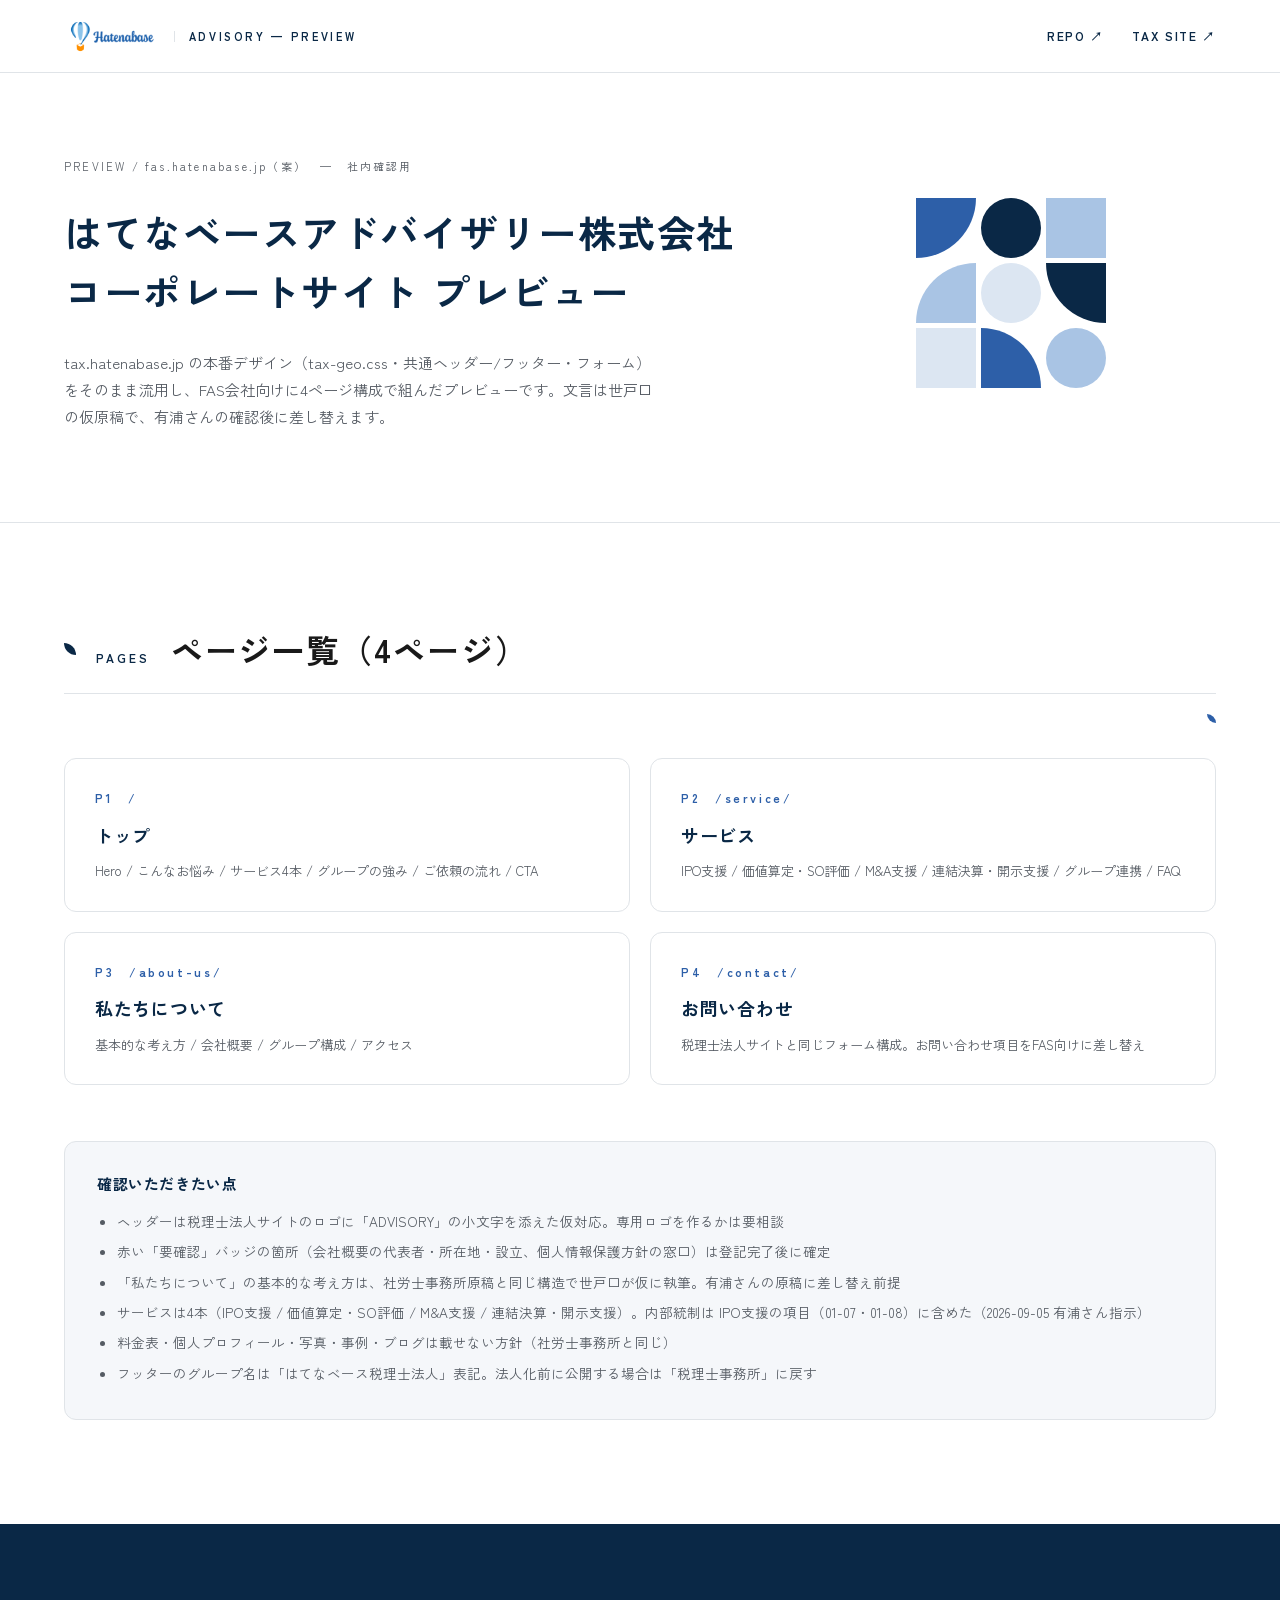
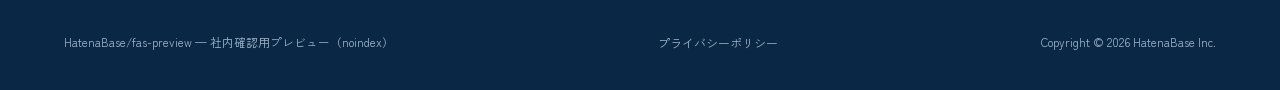
<file: index.html>
<!DOCTYPE html>
<html lang="ja">
<head>
  <meta charset="UTF-8">
  <meta name="viewport" content="width=device-width, initial-scale=1.0">
  <meta name="robots" content="noindex,nofollow">
  <link rel="icon" type="image/png" sizes="32x32" href="assets/favicon-32.png">
  <link rel="icon" type="image/png" sizes="192x192" href="assets/favicon-192.png">
  <link rel="apple-touch-icon" href="assets/apple-touch-icon.png">
  <title>fas.hatenabase.jp プレビュー一覧｜はてなベースアドバイザリー株式会社</title>
  <link rel="preconnect" href="https://fonts.googleapis.com">
  <link rel="preconnect" href="https://fonts.gstatic.com" crossorigin>
  <link href="https://fonts.googleapis.com/css2?family=Zen+Kaku+Gothic+New:wght@400;500;700&display=swap" rel="stylesheet">
  <link rel="stylesheet" href="assets/tax-geo.css">
  <link rel="stylesheet" href="assets/fas.css">
</head>
<body>
<header class="hd"><div class="wrap hdw"><a class="hbrand" href="index.html"><img class="hlogo" src="assets/images/hatenabase-logo.png" alt="Hatenabase"><span class="hsub">ADVISORY — PREVIEW</span></a><nav class="nav"><a href="https://github.com/HatenaBase/hatena-fas" target="_blank" rel="noopener">REPO ↗</a><a href="https://tax.hatenabase.jp/" target="_blank" rel="noopener">TAX SITE ↗</a></nav></div></header>
<main id="main">
<section class="phero"><div class="wrap pherog"><div><div class="crumb">PREVIEW / fas.hatenabase.jp（案）　—　社内確認用</div><h1>はてなベースアドバイザリー株式会社<br>コーポレートサイト プレビュー</h1><p style="margin-bottom:0">tax.hatenabase.jp の本番デザイン（tax-geo.css・共通ヘッダー/フッター・フォーム）をそのまま流用し、FAS会社向けに4ページ構成で組んだプレビューです。文言は世戸口の仮原稿で、有浦さんの確認後に差し替えます。</p></div><div class="art3"><i class="b br"></i><i class="n o"></i><i class="s"></i><i class="s tl"></i><i class="p o"></i><i class="n bl"></i><i class="p"></i><i class="b tr"></i><i class="s o"></i></div></div></section>
<section class="sec"><div class="wrap">
<div class="sh"><span class="leaf"></span><span class="en">PAGES</span><h2>ページ一覧（4ページ）</h2><span class="rleaf"></span></div>
<div class="pvlist">
<a class="pv" href="top.html"><div class="snum">P1　/</div><h3>トップ</h3><p>Hero / こんなお悩み / サービス4本 / グループの強み / ご依頼の流れ / CTA</p></a>
<a class="pv" href="service.html"><div class="snum">P2　/service/</div><h3>サービス</h3><p>IPO支援 / 価値算定・SO評価 / M&amp;A支援 / 連結決算・開示支援 / グループ連携 / FAQ</p></a>
<a class="pv" href="about-us.html"><div class="snum">P3　/about-us/</div><h3>私たちについて</h3><p>基本的な考え方 / 会社概要 / グループ構成 / アクセス</p></a>
<a class="pv" href="contact.html"><div class="snum">P4　/contact/</div><h3>お問い合わせ</h3><p>税理士法人サイトと同じフォーム構成。お問い合わせ項目をFAS向けに差し替え</p></a>
</div>
<div class="pvnote"><h3>確認いただきたい点</h3><ul>
<li>ヘッダーは税理士法人サイトのロゴに「ADVISORY」の小文字を添えた仮対応。専用ロゴを作るかは要相談</li>
<li>赤い「要確認」バッジの箇所（会社概要の代表者・所在地・設立、個人情報保護方針の窓口）は登記完了後に確定</li>
<li>「私たちについて」の基本的な考え方は、社労士事務所原稿と同じ構造で世戸口が仮に執筆。有浦さんの原稿に差し替え前提</li>
<li>サービスは4本（IPO支援 / 価値算定・SO評価 / M&amp;A支援 / 連結決算・開示支援）。内部統制は IPO支援の項目（01-07・01-08）に含めた（2026-09-05 有浦さん指示）</li>
<li>料金表・個人プロフィール・写真・事例・ブログは載せない方針（社労士事務所と同じ）</li>
<li>フッターのグループ名は「はてなベース税理士法人」表記。法人化前に公開する場合は「税理士事務所」に戻す</li>
</ul></div>
</div></section>
</main>
<footer class="ft"><div class="wrap"><div class="ftbtm"><span>HatenaBase/fas-preview — 社内確認用プレビュー（noindex）</span><span class="ftlegal"><a href="privacy-policy.html">プライバシーポリシー</a></span><span>Copyright © 2026 HatenaBase Inc.</span></div></div></footer>
</body>
</html>
</file>
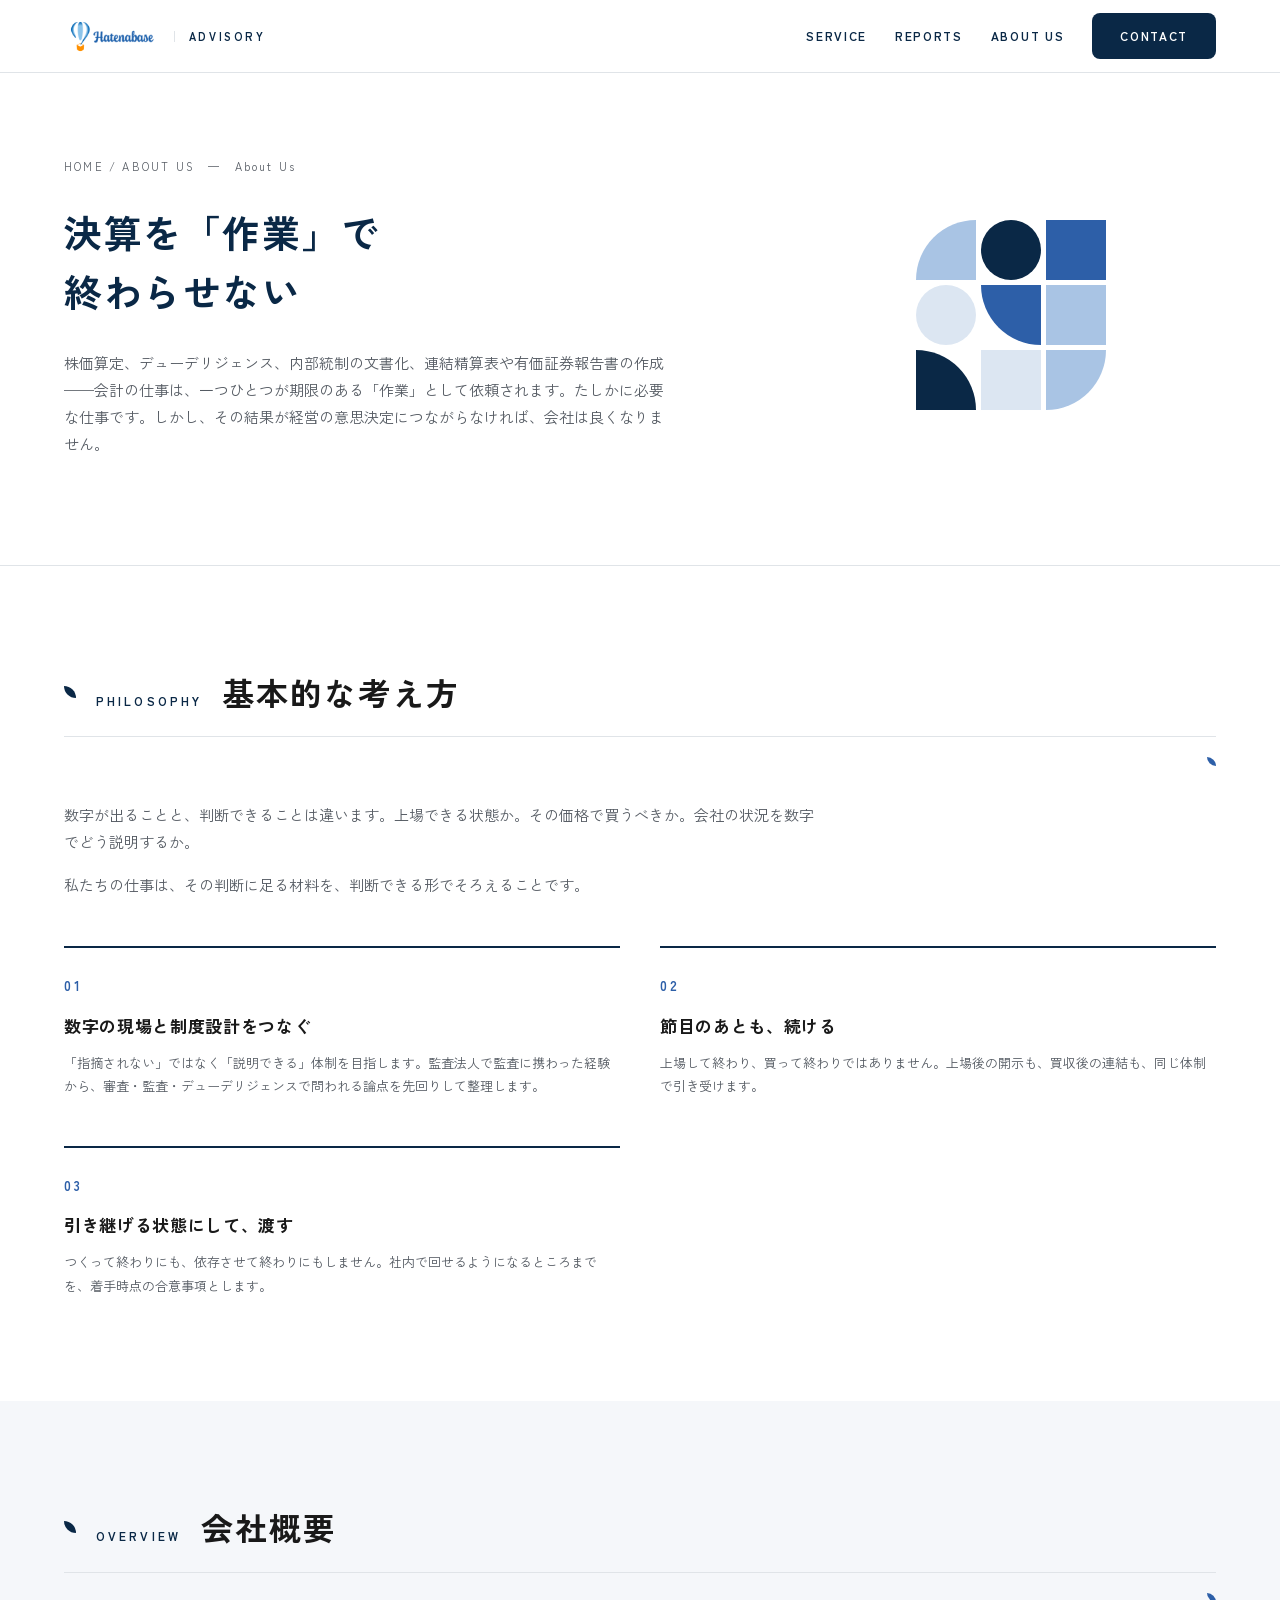
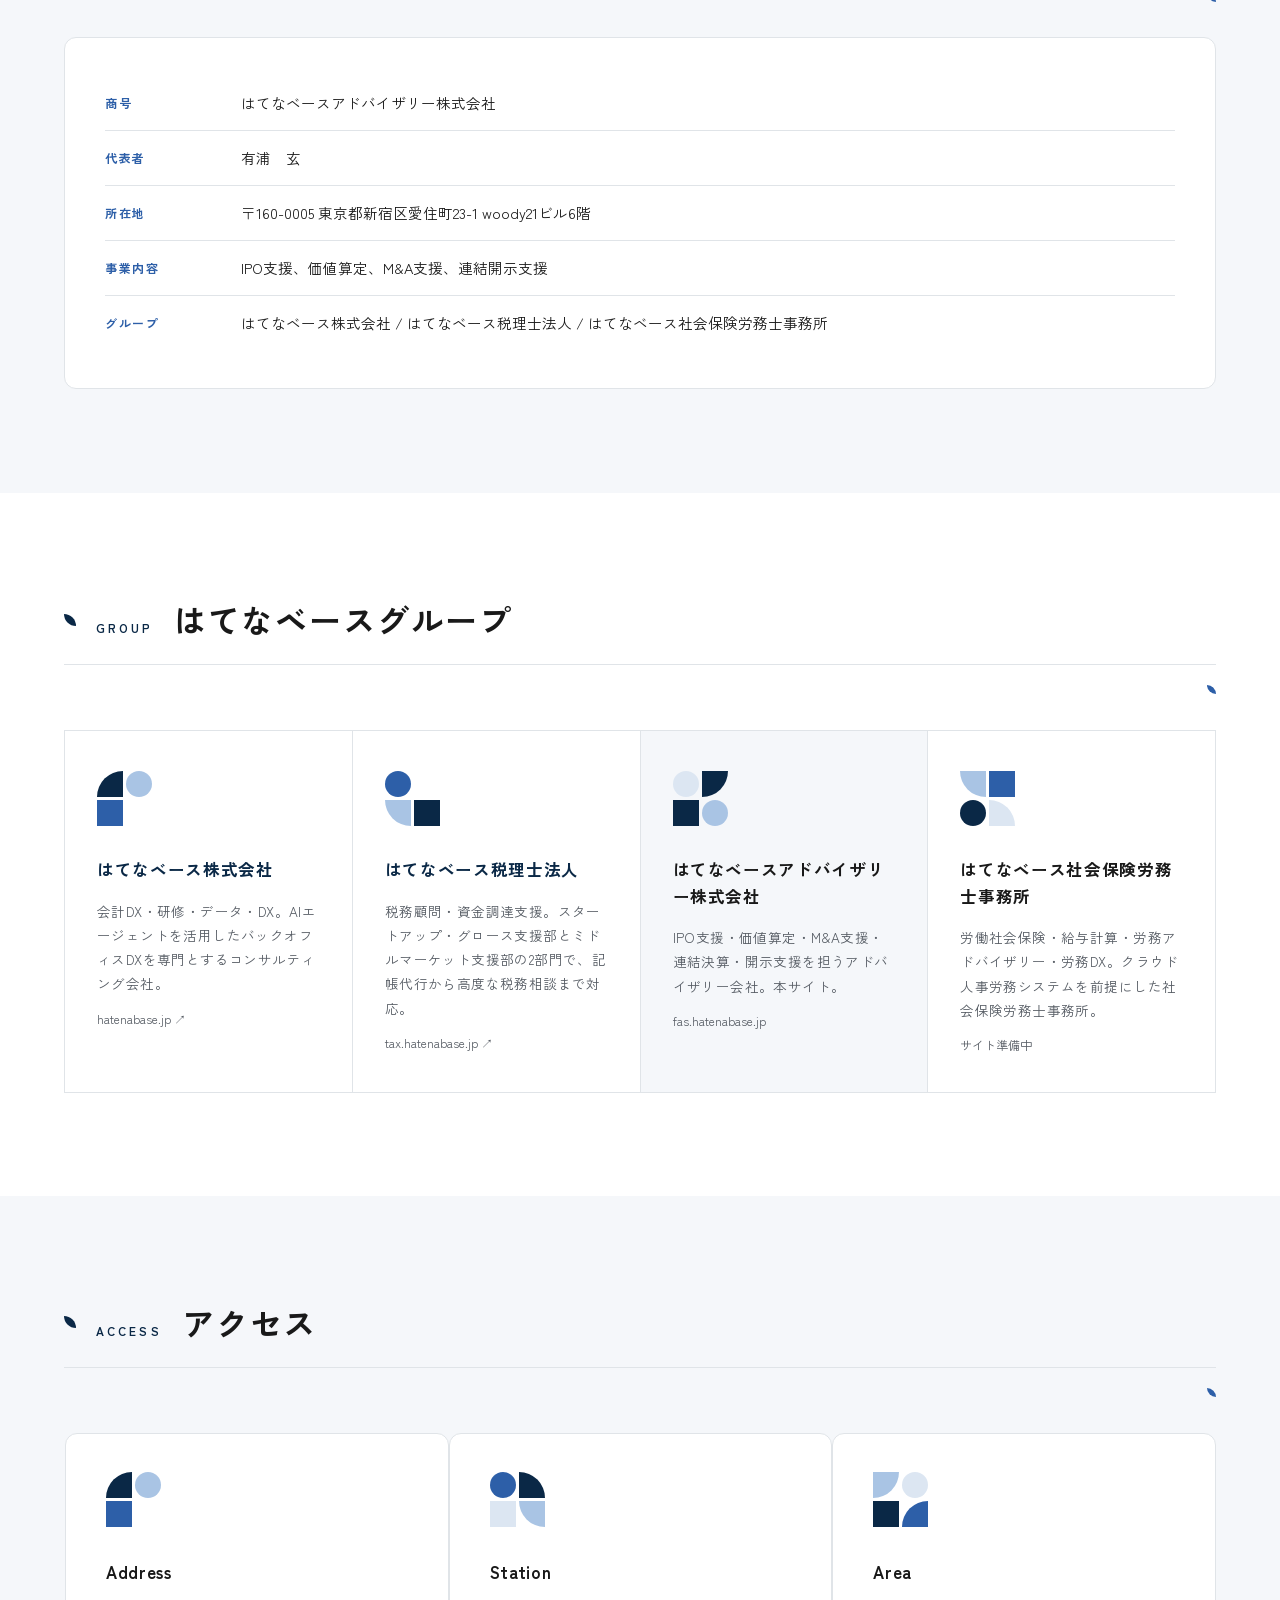
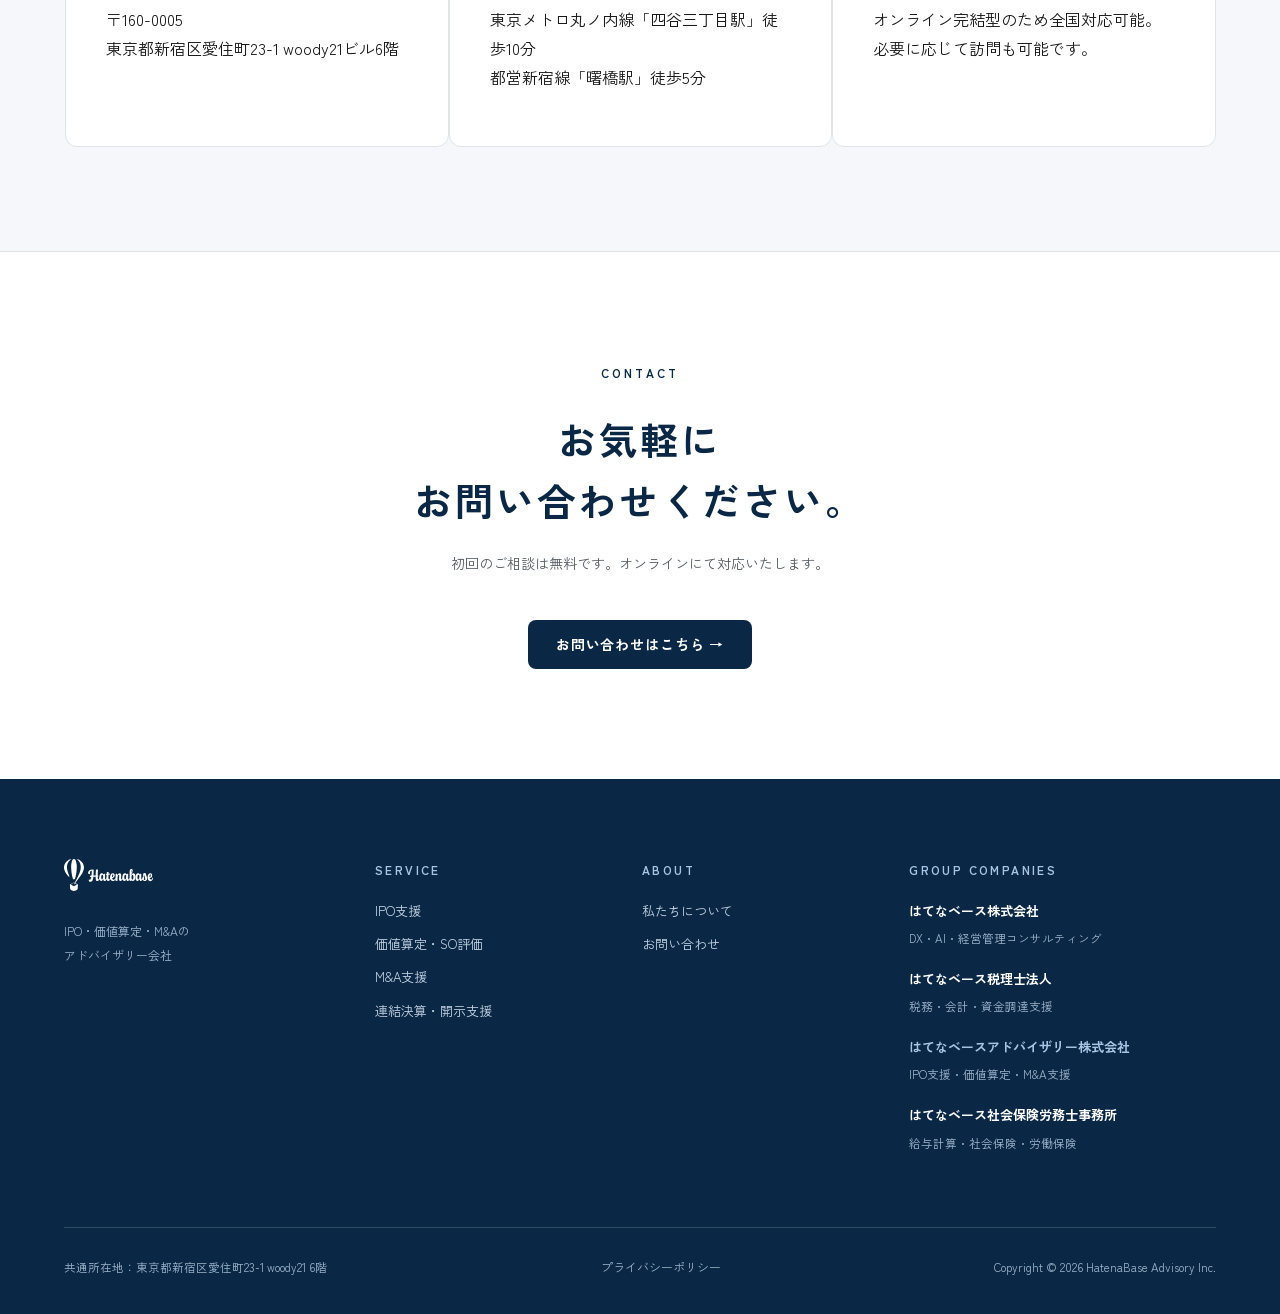
<file: about-us.html>
<!DOCTYPE html>
<html lang="ja">
<head>
  <meta charset="UTF-8">
  <meta name="viewport" content="width=device-width, initial-scale=1.0">
  <meta name="robots" content="noindex,nofollow">
  <link rel="icon" type="image/png" sizes="32x32" href="assets/favicon-32.png">
  <link rel="icon" type="image/png" sizes="192x192" href="assets/favicon-192.png">
  <link rel="apple-touch-icon" href="assets/apple-touch-icon.png">
  <title>私たちについて｜はてなベースアドバイザリー株式会社</title>
  <meta name="description" content="はてなベースアドバイザリー株式会社の基本的な考え方・会社概要・グループ構成。決算を「作業」で終わらせず、数字の現場と制度設計をつなぐアドバイザリー会社です。">
  <link rel="preconnect" href="https://fonts.googleapis.com">
  <link rel="preconnect" href="https://fonts.gstatic.com" crossorigin>
  <link href="https://fonts.googleapis.com/css2?family=Zen+Kaku+Gothic+New:wght@400;500;700&display=swap" rel="stylesheet">
  <link rel="stylesheet" href="assets/tax-geo.css">
  <link rel="stylesheet" href="assets/fas.css">
</head>
<body>
<a class="skip" href="#main">本文へスキップ</a>
<header class="hd"><div class="wrap hdw"><a class="hbrand" href="top.html"><img class="hlogo" src="assets/images/hatenabase-logo.png" alt="Hatenabase"><span class="hsub">ADVISORY</span></a><nav class="nav"><a href="service.html">SERVICE</a><a href="/reports/">REPORTS</a><a href="about-us.html">ABOUT US</a><a class="cta" href="contact.html">CONTACT</a></nav></div></header>
<main id="main">
<section class="phero"><div class="wrap pherog"><div><div class="crumb">HOME / ABOUT US　—　About Us</div><h1>決算を「作業」で<br>終わらせない</h1><p>株価算定、デューデリジェンス、内部統制の文書化、連結精算表や有価証券報告書の作成——会計の仕事は、一つひとつが期限のある「作業」として依頼されます。たしかに必要な仕事です。しかし、その結果が経営の意思決定につながらなければ、会社は良くなりません。</p></div><div class="art3"><i class="s tl"></i><i class="n o"></i><i class="b"></i><i class="p o"></i><i class="b bl"></i><i class="s"></i><i class="n tr"></i><i class="p"></i><i class="s br"></i></div></div></section>

<section class="sec" id="philosophy"><div class="wrap"><div class="sh"><span class="leaf"></span><span class="en">PHILOSOPHY</span><h2>基本的な考え方</h2><span class="rleaf"></span></div><p class="lead" style="margin-bottom:16px">数字が出ることと、判断できることは違います。上場できる状態か。その価格で買うべきか。会社の状況を数字でどう説明するか。</p><p class="lead">私たちの仕事は、その判断に足る材料を、判断できる形でそろえることです。</p><div class="flgrid g2"><div class="fl"><div class="fln">01</div><h3>数字の現場と制度設計をつなぐ</h3><p>「指摘されない」ではなく「説明できる」体制を目指します。監査法人で監査に携わった経験から、審査・監査・デューデリジェンスで問われる論点を先回りして整理します。</p></div><div class="fl"><div class="fln">02</div><h3>節目のあとも、続ける</h3><p>上場して終わり、買って終わりではありません。上場後の開示も、買収後の連結も、同じ体制で引き受けます。</p></div><div class="fl"><div class="fln">03</div><h3>引き継げる状態にして、渡す</h3><p>つくって終わりにも、依存させて終わりにもしません。社内で回せるようになるところまでを、着手時点の合意事項とします。</p></div></div></div></section>

<section class="sec secsub" id="overview"><div class="wrap">
<div class="sh"><span class="leaf"></span><span class="en">OVERVIEW</span><h2>会社概要</h2><span class="rleaf"></span></div>
<div class="tk"><dl class="ovl">
<div><dt>商号</dt><dd>はてなベースアドバイザリー株式会社</dd></div>
<div><dt>代表者</dt><dd>有浦　玄</dd></div>
<div><dt>所在地</dt><dd>〒160-0005 東京都新宿区愛住町23-1 woody21ビル6階</dd></div>
<div><dt>事業内容</dt><dd>IPO支援、価値算定、M&amp;A支援、連結開示支援</dd></div>
<div><dt>グループ</dt><dd>はてなベース株式会社 / はてなベース税理士法人 / はてなベース社会保険労務士事務所</dd></div>
</dl></div>
</div></section>

<section class="sec" id="group"><div class="wrap"><div class="sh"><span class="leaf"></span><span class="en">GROUP</span><h2>はてなベースグループ</h2><span class="rleaf"></span></div><div class="fgrid"><a class="fc" href="https://hatenabase.jp/" target="_blank" rel="noopener"><span class="geo"><i class="n tl"></i><i class="s o"></i><i class="b"></i><i></i></span><h3>はてなベース株式会社</h3><p>会計DX・研修・データ・DX。AIエージェントを活用したバックオフィスDXを専門とするコンサルティング会社。</p><span class="note">hatenabase.jp ↗</span></a><a class="fc" href="https://tax.hatenabase.jp/" target="_blank" rel="noopener"><span class="geo"><i class="b o"></i><i></i><i class="s bl"></i><i class="n"></i></span><h3>はてなベース税理士法人</h3><p>税務顧問・資金調達支援。スタートアップ・グロース支援部とミドルマーケット支援部の2部門で、記帳代行から高度な税務相談まで対応。</p><span class="note">tax.hatenabase.jp ↗</span></a><div class="fc" style="background:var(--sub)"><span class="geo"><i class="p o"></i><i class="n br"></i><i class="n"></i><i class="s o"></i></span><h3>はてなベースアドバイザリー株式会社</h3><p>IPO支援・価値算定・M&amp;A支援・連結決算・開示支援を担うアドバイザリー会社。本サイト。</p><span class="note">fas.hatenabase.jp</span></div><div class="fc"><span class="geo"><i class="s bl"></i><i class="b"></i><i class="n o"></i><i class="p tr"></i></span><h3>はてなベース社会保険労務士事務所</h3><p>労働社会保険・給与計算・労務アドバイザリー・労務DX。クラウド人事労務システムを前提にした社会保険労務士事務所。</p><span class="note">サイト準備中</span></div></div></div></section>

<section class="sec secsub" id="access"><div class="wrap">
<div class="sh"><span class="leaf"></span><span class="en">ACCESS</span><h2>アクセス</h2><span class="rleaf"></span></div>
<div class="agrid">
<div class="tk"><span class="geo"><i class="n tl"></i><i class="s o"></i><i class="b"></i><i></i></span><h3>Address</h3><p>〒160-0005<br>東京都新宿区愛住町23-1 woody21ビル6階</p></div>
<div class="tk"><span class="geo"><i class="b o"></i><i class="n tr"></i><i class="p"></i><i class="s bl"></i></span><h3>Station</h3><p>東京メトロ丸ノ内線「四谷三丁目駅」徒歩10分<br>都営新宿線「曙橋駅」徒歩5分</p></div>
<div class="tk"><span class="geo"><i class="s br"></i><i class="p o"></i><i class="n"></i><i class="b tl"></i></span><h3>Area</h3><p>オンライン完結型のため全国対応可能。必要に応じて訪問も可能です。</p></div>
</div>
</div></section>

<section class="cband" id="contact" style="border-top:1px solid var(--line)"><span class="en">CONTACT</span><h2>お気軽に<br>お問い合わせください。</h2><p>初回のご相談は無料です。オンラインにて対応いたします。</p><a class="cta" href="contact.html">お問い合わせはこちら →</a></section>
</main>
<footer class="ft"><div class="wrap"><div class="ftg"><div><img class="ftlogo" src="assets/images/hatenabase-logo-white.svg" alt="Hatenabase"><div class="ftsub">IPO・価値算定・M&amp;Aの<br>アドバイザリー会社</div></div><div><div class="fth">SERVICE</div><div class="ftcol"><a href="service.html#ipo">IPO支援</a><a href="service.html#valuation">価値算定・SO評価</a><a href="service.html#ma">M&amp;A支援</a><a href="service.html#disclosure">連結決算・開示支援</a></div></div><div><div class="fth">ABOUT</div><div class="ftcol"><a href="about-us.html">私たちについて</a><a href="contact.html">お問い合わせ</a></div></div><div><div class="fth">GROUP COMPANIES</div><div class="gco"><a href="https://hatenabase.jp/" target="_blank" rel="noopener"><b>はてなベース株式会社</b></a><span>DX・AI・経営管理コンサルティング</span></div><div class="gco"><a href="https://tax.hatenabase.jp/" target="_blank" rel="noopener"><b>はてなベース税理士法人</b></a><span>税務・会計・資金調達支援</span></div><div class="gco cur"><b>はてなベースアドバイザリー株式会社</b><span>IPO支援・価値算定・M&amp;A支援</span></div><div class="gco"><a href="https://sr.hatenabase.jp/" target="_blank" rel="noopener"><b>はてなベース社会保険労務士事務所</b></a><span>給与計算・社会保険・労働保険</span></div></div></div><div class="ftbtm"><span>共通所在地：東京都新宿区愛住町23-1 woody21 6階</span><span class="ftlegal"><a href="privacy-policy.html">プライバシーポリシー</a></span><span>Copyright © 2026 HatenaBase Advisory Inc.</span></div></div></footer>
</body>
</html>
</file>
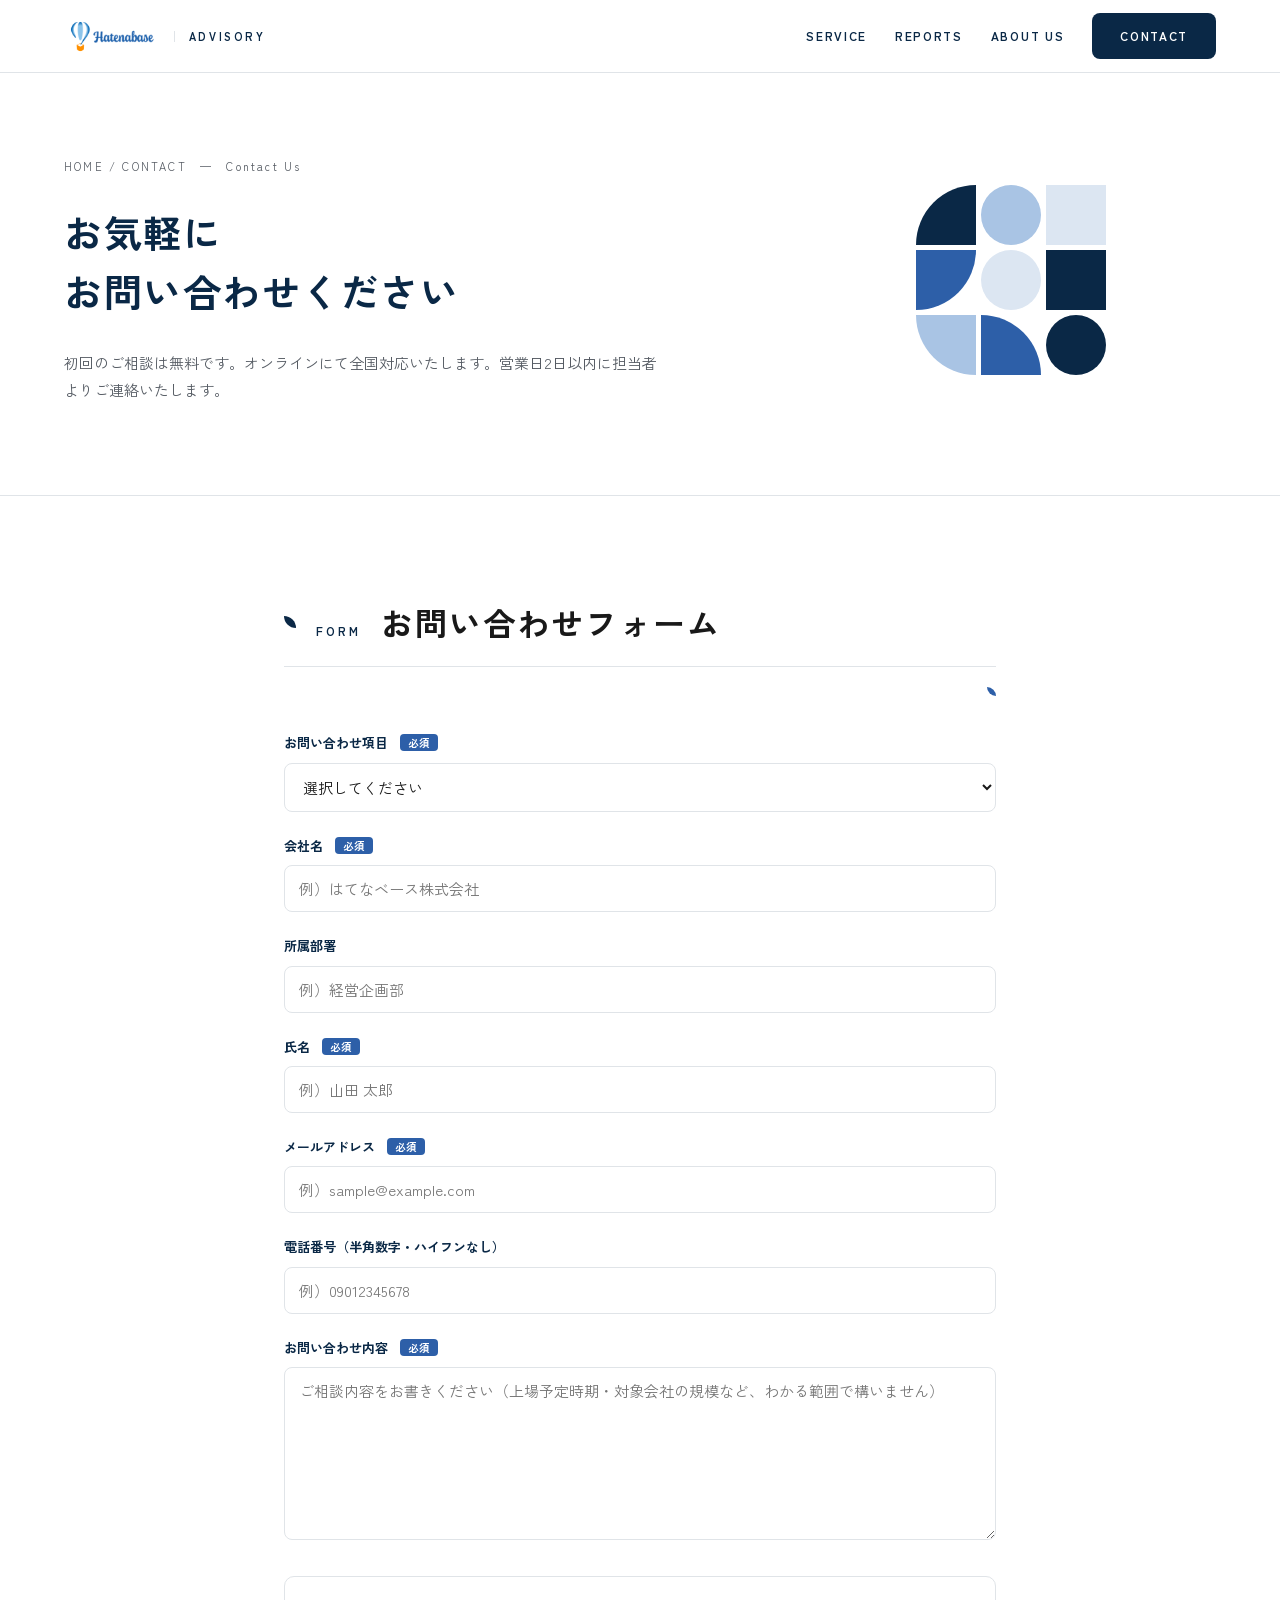
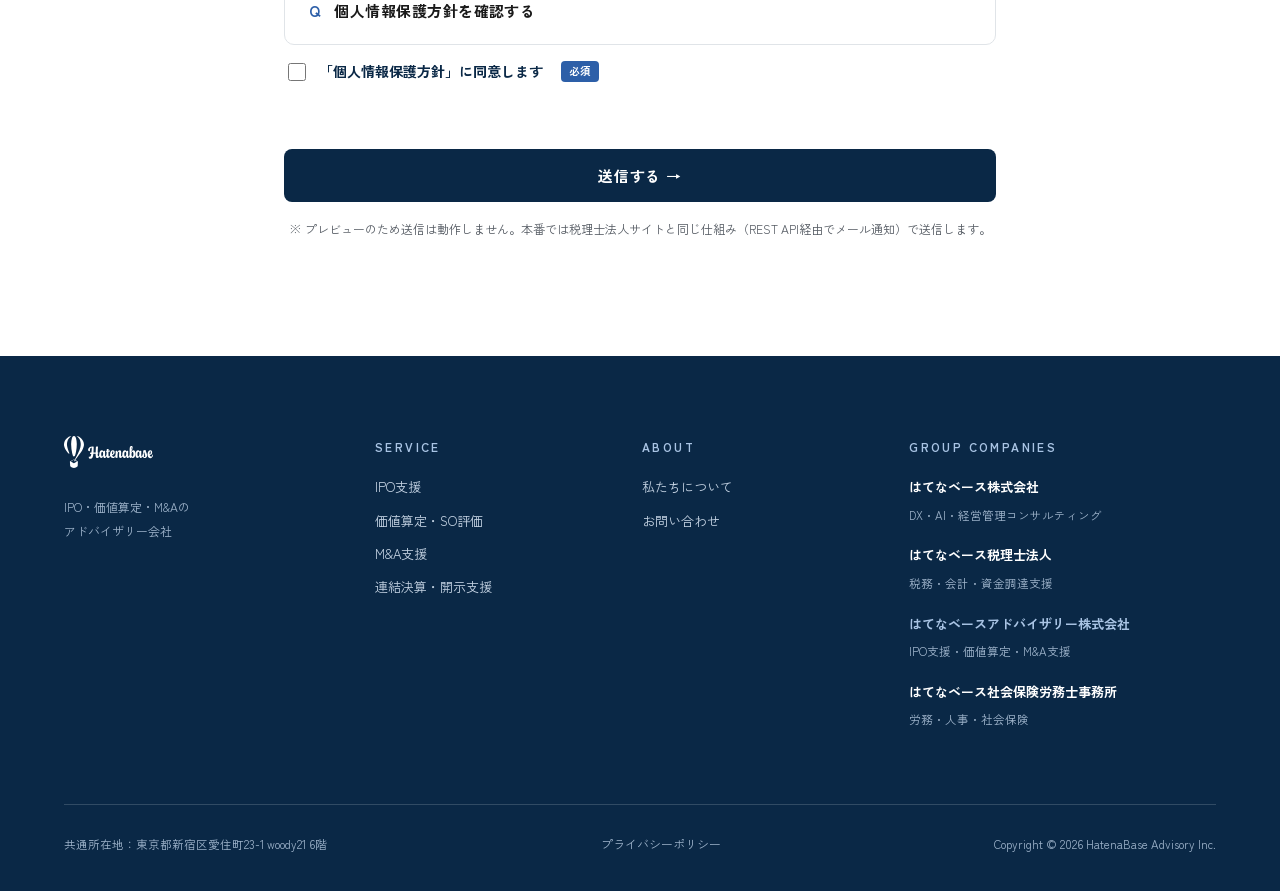
<file: contact.html>
<!DOCTYPE html>
<html lang="ja">
<head>
  <meta charset="UTF-8">
  <meta name="viewport" content="width=device-width, initial-scale=1.0">
  <meta name="robots" content="noindex,nofollow">
  <link rel="icon" type="image/png" sizes="32x32" href="assets/favicon-32.png">
  <link rel="icon" type="image/png" sizes="192x192" href="assets/favicon-192.png">
  <link rel="apple-touch-icon" href="assets/apple-touch-icon.png">
  <title>お問い合わせ｜はてなベースアドバイザリー株式会社</title>
  <meta name="description" content="はてなベースアドバイザリー株式会社へのお問い合わせフォーム。IPO支援・価値算定・M&amp;A支援・連結決算・開示支援のご相談はこちらから。初回のご相談は無料、オンラインにて全国対応。">
  <link rel="preconnect" href="https://fonts.googleapis.com">
  <link rel="preconnect" href="https://fonts.gstatic.com" crossorigin>
  <link href="https://fonts.googleapis.com/css2?family=Zen+Kaku+Gothic+New:wght@400;500;700&display=swap" rel="stylesheet">
  <link rel="stylesheet" href="assets/tax-geo.css">
  <link rel="stylesheet" href="assets/fas.css">
</head>
<body>
<a class="skip" href="#main">本文へスキップ</a>
<header class="hd"><div class="wrap hdw"><a class="hbrand" href="top.html"><img class="hlogo" src="assets/images/hatenabase-logo.png" alt="Hatenabase"><span class="hsub">ADVISORY</span></a><nav class="nav"><a href="service.html">SERVICE</a><a href="/reports/">REPORTS</a><a href="about-us.html">ABOUT US</a><a class="cta" href="contact.html">CONTACT</a></nav></div></header>
<main id="main">
<section class="phero"><div class="wrap pherog"><div><div class="crumb">HOME / CONTACT　—　Contact Us</div><h1>お気軽に<br>お問い合わせください</h1><p style="margin-bottom:0">初回のご相談は無料です。オンラインにて全国対応いたします。営業日2日以内に担当者よりご連絡いたします。</p></div><div class="art3"><i class="n tl"></i><i class="s o"></i><i class="p"></i><i class="b br"></i><i class="p o"></i><i class="n"></i><i class="s bl"></i><i class="b tr"></i><i class="n o"></i></div></div></section>
<section class="sec"><div class="wrap" style="max-width:760px">
<div class="sh"><span class="leaf"></span><span class="en">FORM</span><h2>お問い合わせフォーム</h2><span class="rleaf"></span></div>
<form id="hb-tax-contact-form" method="post" novalidate>
  <div class="cfitem"><label class="cflabel" for="cf-item">お問い合わせ項目 <em class="cfreq">必須</em></label>
    <select id="cf-item" name="inquiry-item" required>
      <option value="">選択してください</option>
      <option>IPO支援について相談したい</option>
      <option>株価算定・ストックオプション評価を依頼したい</option>
      <option>M&amp;A支援（財務・税務デューデリジェンス）を依頼したい</option>
      <option>連結決算・開示支援について相談したい</option>
      <option>はてなベース税理士法人に相談したい</option>
      <option>はてなベース社会保険労務士事務所に相談したい</option>
      <option>その他</option>
    </select></div>
  <div class="cfitem"><label class="cflabel" for="cf-company">会社名 <em class="cfreq">必須</em></label>
    <input id="cf-company" type="text" name="company-or-school" maxlength="255" placeholder="例）はてなベース株式会社" required></div>
  <div class="cfitem"><label class="cflabel" for="cf-dept">所属部署</label>
    <input id="cf-dept" type="text" name="your-department" maxlength="255" placeholder="例）経営企画部"></div>
  <div class="cfitem"><label class="cflabel" for="cf-name">氏名 <em class="cfreq">必須</em></label>
    <input id="cf-name" type="text" name="your-name" maxlength="255" placeholder="例）山田 太郎" required></div>
  <div class="cfitem"><label class="cflabel" for="cf-email">メールアドレス <em class="cfreq">必須</em></label>
    <input id="cf-email" type="email" name="your-email" maxlength="255" placeholder="例）sample@example.com" required></div>
  <div class="cfitem"><label class="cflabel" for="cf-tel">電話番号（半角数字・ハイフンなし）</label>
    <input id="cf-tel" type="tel" name="your-phone-number" maxlength="11" placeholder="例）09012345678"></div>
  <div class="cfitem"><label class="cflabel" for="cf-body">お問い合わせ内容 <em class="cfreq">必須</em></label>
    <textarea id="cf-body" name="contact-of-inquery" rows="7" maxlength="5000" placeholder="ご相談内容をお書きください（上場予定時期・対象会社の規模など、わかる範囲で構いません）" required></textarea></div>
  <div class="cfagree"><details class="faqi"><summary>個人情報保護方針を確認する</summary><div class="cfprivacy"><p>はてなベースアドバイザリー株式会社は、ご提供いただいた個人情報を、お問い合わせへの対応および当社のサービス提供の目的でのみ利用します。法令に基づく場合を除き、ご本人の同意なく第三者へ提供することはありません。</p></div></details>
    <label class="cfcheck"><input type="checkbox" name="privacy-agreement" value="同意します" required> 「個人情報保護方針」に同意します <em class="cfreq">必須</em></label></div>
  <div class="cfhp" aria-hidden="true"><label>この欄は空のままにしてください<input type="text" name="hb-website" tabindex="-1" autocomplete="off"></label></div>
  <p id="hb-cf-msg" class="cfmsg" role="status" aria-live="polite"></p>
  <button type="submit" class="cta" id="hb-cf-submit">送信する →</button>
  <p class="note" style="margin-top:16px;text-align:center">※ プレビューのため送信は動作しません。本番では税理士法人サイトと同じ仕組み（REST API経由でメール通知）で送信します。</p>
</form>
</div></section>
</main>
<footer class="ft"><div class="wrap"><div class="ftg"><div><img class="ftlogo" src="assets/images/hatenabase-logo-white.svg" alt="Hatenabase"><div class="ftsub">IPO・価値算定・M&amp;Aの<br>アドバイザリー会社</div></div><div><div class="fth">SERVICE</div><div class="ftcol"><a href="service.html#ipo">IPO支援</a><a href="service.html#valuation">価値算定・SO評価</a><a href="service.html#ma">M&amp;A支援</a><a href="service.html#disclosure">連結決算・開示支援</a></div></div><div><div class="fth">ABOUT</div><div class="ftcol"><a href="about-us.html">私たちについて</a><a href="contact.html">お問い合わせ</a></div></div><div><div class="fth">GROUP COMPANIES</div><div class="gco"><a href="https://hatenabase.jp/" target="_blank" rel="noopener"><b>はてなベース株式会社</b></a><span>DX・AI・経営管理コンサルティング</span></div><div class="gco"><a href="https://tax.hatenabase.jp/" target="_blank" rel="noopener"><b>はてなベース税理士法人</b></a><span>税務・会計・資金調達支援</span></div><div class="gco cur"><b>はてなベースアドバイザリー株式会社</b><span>IPO支援・価値算定・M&amp;A支援</span></div><div class="gco"><a href="https://sr.hatenabase.jp/" target="_blank" rel="noopener"><b>はてなベース社会保険労務士事務所</b></a><span>労務・人事・社会保険</span></div></div></div><div class="ftbtm"><span>共通所在地：東京都新宿区愛住町23-1 woody21 6階</span><span class="ftlegal"><a href="privacy-policy.html">プライバシーポリシー</a></span><span>Copyright © 2026 HatenaBase Advisory Inc.</span></div></div></footer>
<script>
(function () {
  var form = document.getElementById('hb-tax-contact-form');
  if (!form) return;
  var msg = document.getElementById('hb-cf-msg');
  form.addEventListener('submit', function (e) {
    e.preventDefault();
    if (!form.reportValidity()) return;
    msg.className = 'cfmsg ok';
    msg.textContent = 'プレビューのため送信は行われませんでした（本番ではここで受付完了メッセージが表示されます）。';
  });
})();
</script>
</body>
</html>
</file>
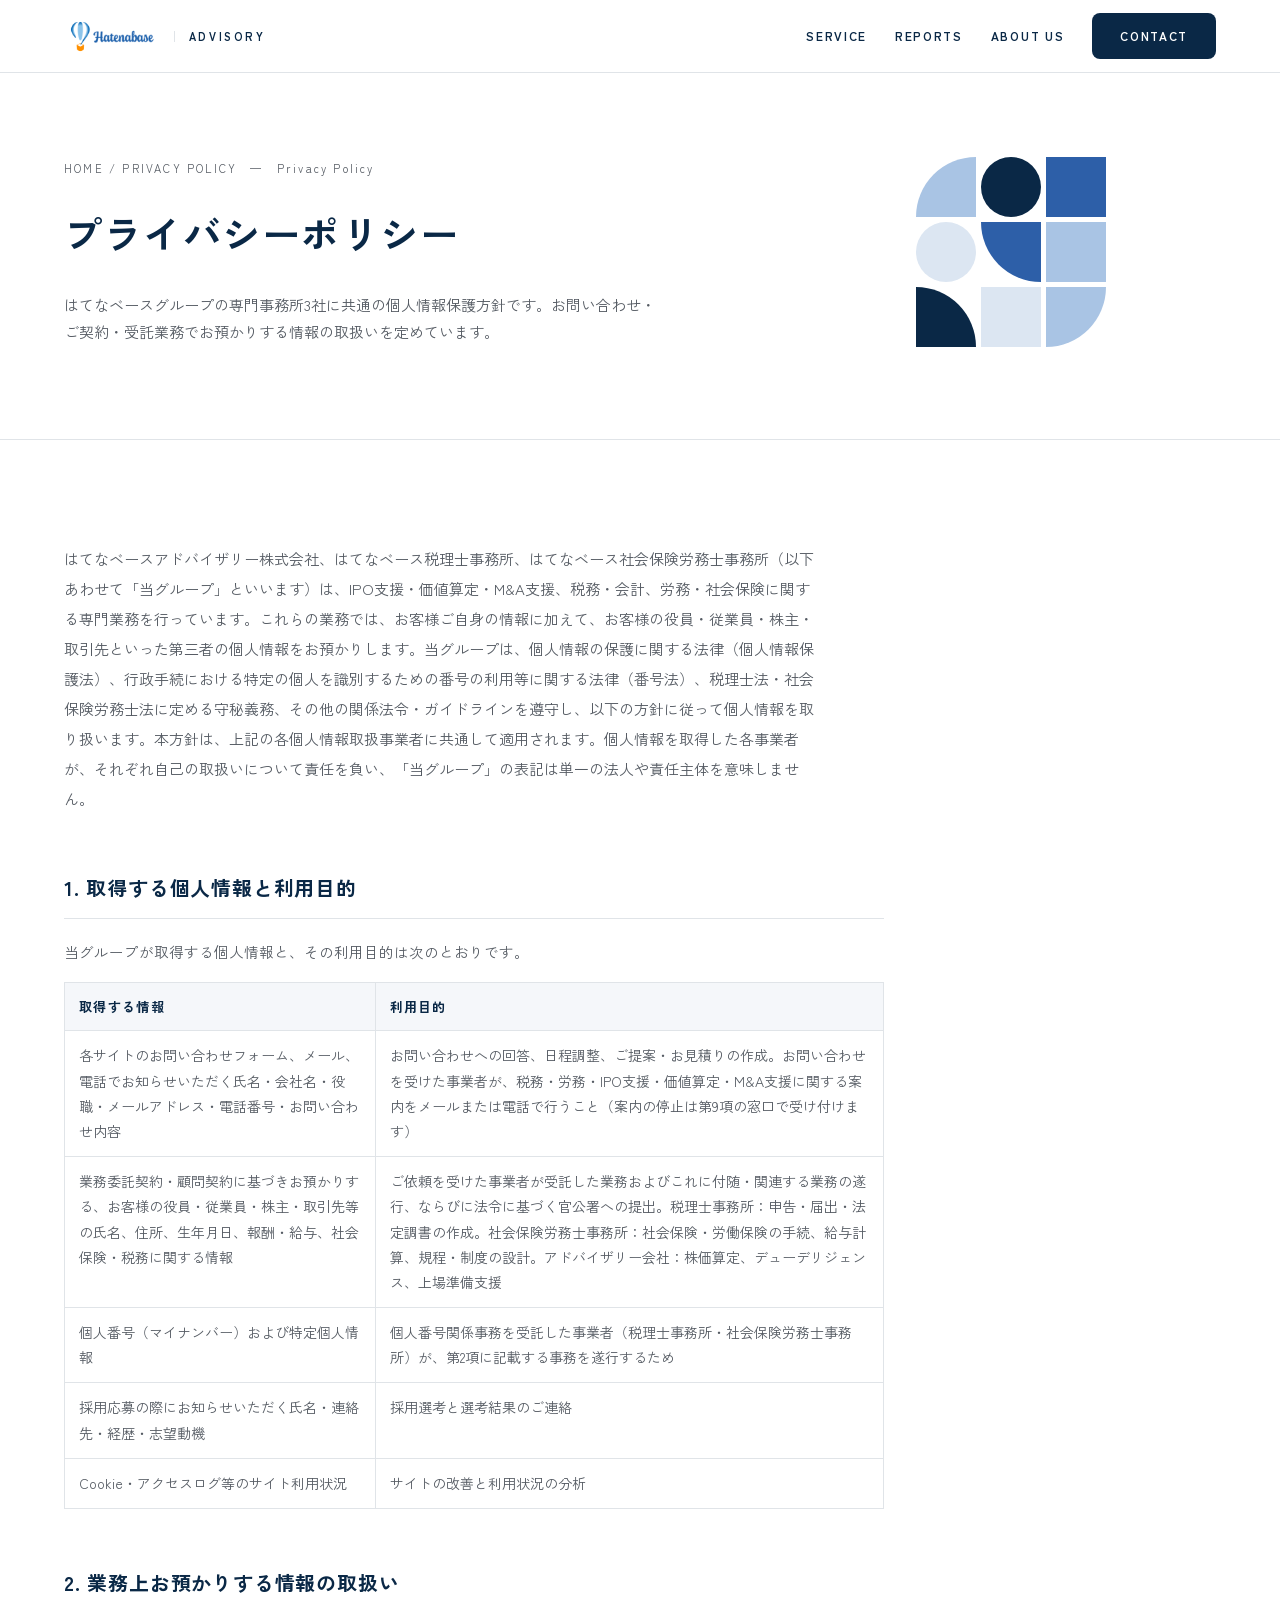
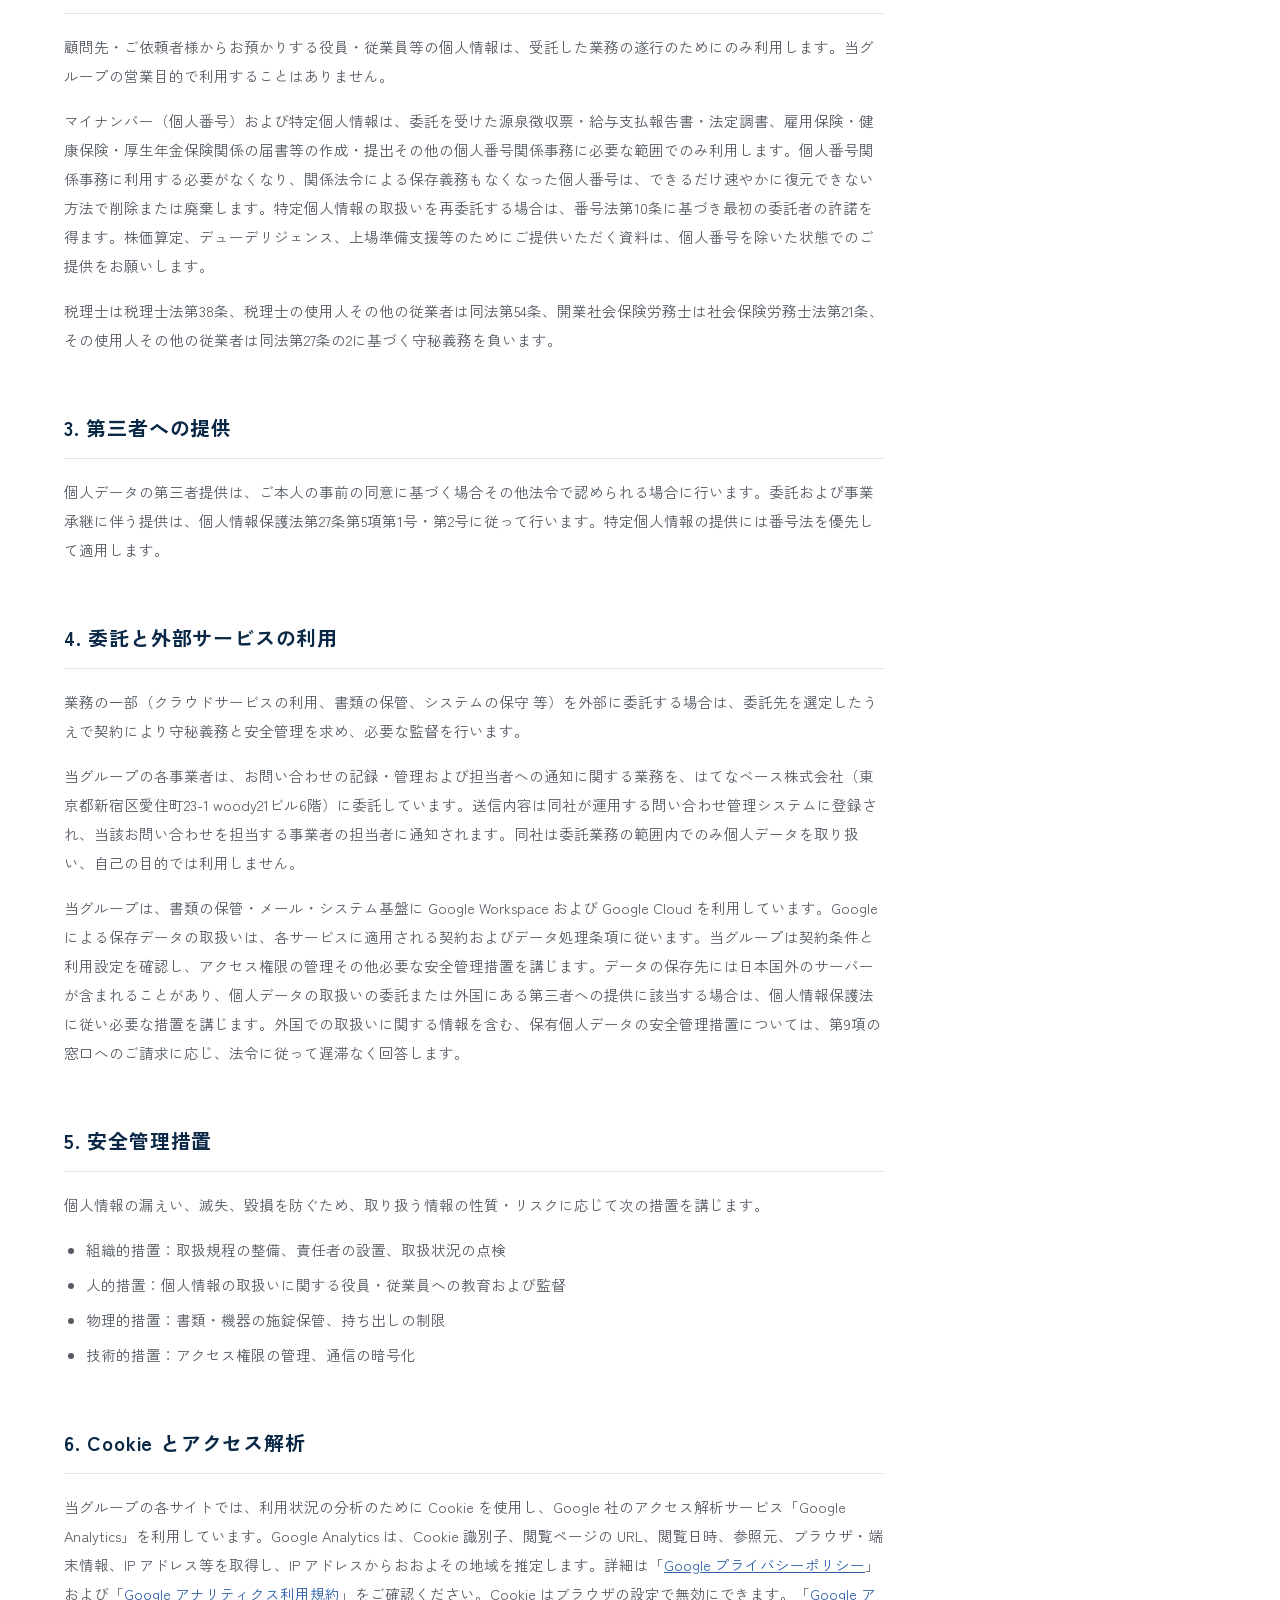
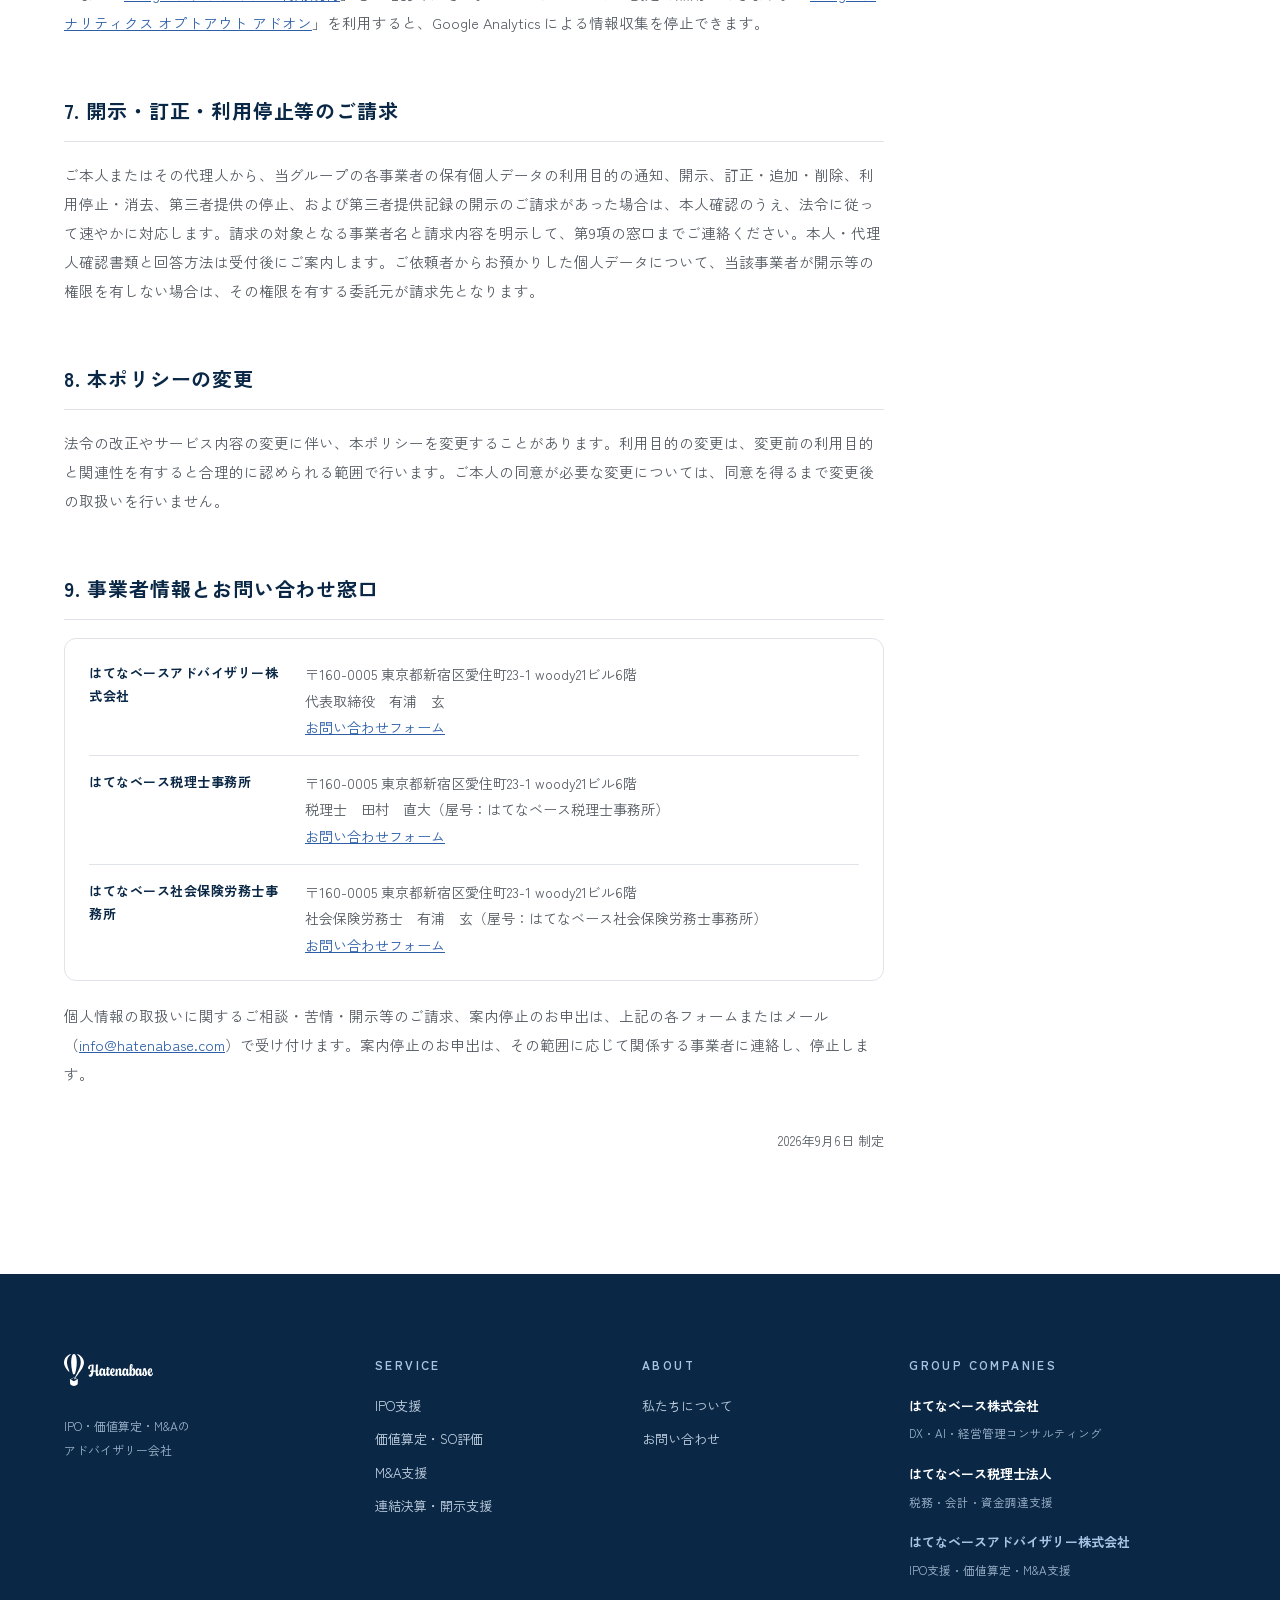
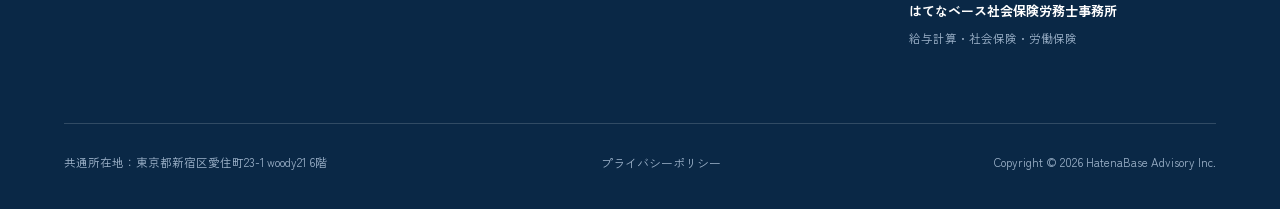
<file: privacy-policy.html>
<!DOCTYPE html>
<html lang="ja">
<head>
  <meta charset="UTF-8">
  <meta name="viewport" content="width=device-width, initial-scale=1.0">
  <meta name="robots" content="noindex,nofollow">
  <link rel="icon" type="image/png" sizes="32x32" href="assets/favicon-32.png">
  <link rel="icon" type="image/png" sizes="192x192" href="assets/favicon-192.png">
  <link rel="apple-touch-icon" href="assets/apple-touch-icon.png">
  <title>プライバシーポリシー｜はてなベースアドバイザリー株式会社</title>
  <meta name="description" content="はてなベースアドバイザリー株式会社・はてなベース税理士事務所・はてなベース社会保険労務士事務所に共通の個人情報保護方針。取得する情報と利用目的、安全管理措置、開示等の請求窓口を定めています。">
  <link rel="preconnect" href="https://fonts.googleapis.com">
  <link rel="preconnect" href="https://fonts.gstatic.com" crossorigin>
  <link href="https://fonts.googleapis.com/css2?family=Zen+Kaku+Gothic+New:wght@400;500;700&display=swap" rel="stylesheet">
  <link rel="stylesheet" href="assets/tax-geo.css">
  <link rel="stylesheet" href="assets/fas.css">
</head>
<body>
<a class="skip" href="#main">本文へスキップ</a>
<header class="hd"><div class="wrap hdw"><a class="hbrand" href="top.html"><img class="hlogo" src="assets/images/hatenabase-logo.png" alt="Hatenabase"><span class="hsub">ADVISORY</span></a><nav class="nav"><a href="service.html">SERVICE</a><a href="/reports/">REPORTS</a><a href="about-us.html">ABOUT US</a><a class="cta" href="contact.html">CONTACT</a></nav></div></header>
<main id="main">
<section class="phero"><div class="wrap pherog"><div><div class="crumb">HOME / PRIVACY POLICY　—　Privacy Policy</div><h1>プライバシーポリシー</h1><p style="margin-bottom:0">はてなベースグループの専門事務所3社に共通の個人情報保護方針です。お問い合わせ・ご契約・受託業務でお預かりする情報の取扱いを定めています。</p></div><div class="art3"><i class="s tl"></i><i class="n o"></i><i class="b"></i><i class="p o"></i><i class="b bl"></i><i class="s"></i><i class="n tr"></i><i class="p"></i><i class="s br"></i></div></div></section>
<section class="sec" id="privacy"><div class="wrap"><div class="legal">
<p class="lead">はてなベースアドバイザリー株式会社、はてなベース税理士事務所、はてなベース社会保険労務士事務所（以下あわせて「当グループ」といいます）は、IPO支援・価値算定・M&amp;A支援、税務・会計、労務・社会保険に関する専門業務を行っています。これらの業務では、お客様ご自身の情報に加えて、お客様の役員・従業員・株主・取引先といった第三者の個人情報をお預かりします。当グループは、個人情報の保護に関する法律（個人情報保護法）、行政手続における特定の個人を識別するための番号の利用等に関する法律（番号法）、税理士法・社会保険労務士法に定める守秘義務、その他の関係法令・ガイドラインを遵守し、以下の方針に従って個人情報を取り扱います。本方針は、上記の各個人情報取扱事業者に共通して適用されます。個人情報を取得した各事業者が、それぞれ自己の取扱いについて責任を負い、「当グループ」の表記は単一の法人や責任主体を意味しません。</p>

<h2>1. 取得する個人情報と利用目的</h2>
<p>当グループが取得する個人情報と、その利用目的は次のとおりです。</p>
<div class="tbl"><table>
<thead><tr><th>取得する情報</th><th>利用目的</th></tr></thead>
<tbody>
<tr><td>各サイトのお問い合わせフォーム、メール、電話でお知らせいただく氏名・会社名・役職・メールアドレス・電話番号・お問い合わせ内容</td><td>お問い合わせへの回答、日程調整、ご提案・お見積りの作成。お問い合わせを受けた事業者が、税務・労務・IPO支援・価値算定・M&amp;A支援に関する案内をメールまたは電話で行うこと（案内の停止は第9項の窓口で受け付けます）</td></tr>
<tr><td>業務委託契約・顧問契約に基づきお預かりする、お客様の役員・従業員・株主・取引先等の氏名、住所、生年月日、報酬・給与、社会保険・税務に関する情報</td><td>ご依頼を受けた事業者が受託した業務およびこれに付随・関連する業務の遂行、ならびに法令に基づく官公署への提出。税理士事務所：申告・届出・法定調書の作成。社会保険労務士事務所：社会保険・労働保険の手続、給与計算、規程・制度の設計。アドバイザリー会社：株価算定、デューデリジェンス、上場準備支援</td></tr>
<tr><td>個人番号（マイナンバー）および特定個人情報</td><td>個人番号関係事務を受託した事業者（税理士事務所・社会保険労務士事務所）が、第2項に記載する事務を遂行するため</td></tr>
<tr><td>採用応募の際にお知らせいただく氏名・連絡先・経歴・志望動機</td><td>採用選考と選考結果のご連絡</td></tr>
<tr><td>Cookie・アクセスログ等のサイト利用状況</td><td>サイトの改善と利用状況の分析</td></tr>
</tbody></table></div>

<h2>2. 業務上お預かりする情報の取扱い</h2>
<p>顧問先・ご依頼者様からお預かりする役員・従業員等の個人情報は、受託した業務の遂行のためにのみ利用します。当グループの営業目的で利用することはありません。</p>
<p>マイナンバー（個人番号）および特定個人情報は、委託を受けた源泉徴収票・給与支払報告書・法定調書、雇用保険・健康保険・厚生年金保険関係の届書等の作成・提出その他の個人番号関係事務に必要な範囲でのみ利用します。個人番号関係事務に利用する必要がなくなり、関係法令による保存義務もなくなった個人番号は、できるだけ速やかに復元できない方法で削除または廃棄します。特定個人情報の取扱いを再委託する場合は、番号法第10条に基づき最初の委託者の許諾を得ます。株価算定、デューデリジェンス、上場準備支援等のためにご提供いただく資料は、個人番号を除いた状態でのご提供をお願いします。</p>
<p>税理士は税理士法第38条、税理士の使用人その他の従業者は同法第54条、開業社会保険労務士は社会保険労務士法第21条、その使用人その他の従業者は同法第27条の2に基づく守秘義務を負います。</p>

<h2>3. 第三者への提供</h2>
<p>個人データの第三者提供は、ご本人の事前の同意に基づく場合その他法令で認められる場合に行います。委託および事業承継に伴う提供は、個人情報保護法第27条第5項第1号・第2号に従って行います。特定個人情報の提供には番号法を優先して適用します。</p>

<h2>4. 委託と外部サービスの利用</h2>
<p>業務の一部（クラウドサービスの利用、書類の保管、システムの保守 等）を外部に委託する場合は、委託先を選定したうえで契約により守秘義務と安全管理を求め、必要な監督を行います。</p>
<p>当グループの各事業者は、お問い合わせの記録・管理および担当者への通知に関する業務を、はてなベース株式会社（東京都新宿区愛住町23-1 woody21ビル6階）に委託しています。送信内容は同社が運用する問い合わせ管理システムに登録され、当該お問い合わせを担当する事業者の担当者に通知されます。同社は委託業務の範囲内でのみ個人データを取り扱い、自己の目的では利用しません。</p>
<p>当グループは、書類の保管・メール・システム基盤に Google Workspace および Google Cloud を利用しています。Google による保存データの取扱いは、各サービスに適用される契約およびデータ処理条項に従います。当グループは契約条件と利用設定を確認し、アクセス権限の管理その他必要な安全管理措置を講じます。データの保存先には日本国外のサーバーが含まれることがあり、個人データの取扱いの委託または外国にある第三者への提供に該当する場合は、個人情報保護法に従い必要な措置を講じます。外国での取扱いに関する情報を含む、保有個人データの安全管理措置については、第9項の窓口へのご請求に応じ、法令に従って遅滞なく回答します。</p>

<h2>5. 安全管理措置</h2>
<p>個人情報の漏えい、滅失、毀損を防ぐため、取り扱う情報の性質・リスクに応じて次の措置を講じます。</p>
<ul>
<li>組織的措置：取扱規程の整備、責任者の設置、取扱状況の点検</li>
<li>人的措置：個人情報の取扱いに関する役員・従業員への教育および監督</li>
<li>物理的措置：書類・機器の施錠保管、持ち出しの制限</li>
<li>技術的措置：アクセス権限の管理、通信の暗号化</li>
</ul>

<h2>6. Cookie とアクセス解析</h2>
<p>当グループの各サイトでは、利用状況の分析のために Cookie を使用し、Google 社のアクセス解析サービス「Google Analytics」を利用しています。Google Analytics は、Cookie 識別子、閲覧ページの URL、閲覧日時、参照元、ブラウザ・端末情報、IP アドレス等を取得し、IP アドレスからおおよその地域を推定します。詳細は「<a href="https://policies.google.com/privacy?hl=ja" target="_blank" rel="noopener">Google プライバシーポリシー</a>」および「<a href="https://marketingplatform.google.com/about/analytics/terms/jp/" target="_blank" rel="noopener">Google アナリティクス利用規約</a>」をご確認ください。Cookie はブラウザの設定で無効にできます。「<a href="https://tools.google.com/dlpage/gaoptout?hl=ja" target="_blank" rel="noopener">Google アナリティクス オプトアウト アドオン</a>」を利用すると、Google Analytics による情報収集を停止できます。</p>

<h2>7. 開示・訂正・利用停止等のご請求</h2>
<p>ご本人またはその代理人から、当グループの各事業者の保有個人データの利用目的の通知、開示、訂正・追加・削除、利用停止・消去、第三者提供の停止、および第三者提供記録の開示のご請求があった場合は、本人確認のうえ、法令に従って速やかに対応します。請求の対象となる事業者名と請求内容を明示して、第9項の窓口までご連絡ください。本人・代理人確認書類と回答方法は受付後にご案内します。ご依頼者からお預かりした個人データについて、当該事業者が開示等の権限を有しない場合は、その権限を有する委託元が請求先となります。</p>

<h2>8. 本ポリシーの変更</h2>
<p>法令の改正やサービス内容の変更に伴い、本ポリシーを変更することがあります。利用目的の変更は、変更前の利用目的と関連性を有すると合理的に認められる範囲で行います。ご本人の同意が必要な変更については、同意を得るまで変更後の取扱いを行いません。</p>

<h2>9. 事業者情報とお問い合わせ窓口</h2>
<dl class="kv">
<div><dt>はてなベースアドバイザリー株式会社</dt><dd>〒160-0005 東京都新宿区愛住町23-1 woody21ビル6階<br>代表取締役　有浦　玄<br><a href="https://advisory.hatenabase.jp/contact/">お問い合わせフォーム</a></dd></div>
<div><dt>はてなベース税理士事務所</dt><dd>〒160-0005 東京都新宿区愛住町23-1 woody21ビル6階<br>税理士　田村　直大（屋号：はてなベース税理士事務所）<br><a href="https://tax.hatenabase.jp/contact/">お問い合わせフォーム</a></dd></div>
<div><dt>はてなベース社会保険労務士事務所</dt><dd>〒160-0005 東京都新宿区愛住町23-1 woody21ビル6階<br>社会保険労務士　有浦　玄（屋号：はてなベース社会保険労務士事務所）<br><a href="https://sr.hatenabase.jp/contact/">お問い合わせフォーム</a></dd></div>
</dl>
<p>個人情報の取扱いに関するご相談・苦情・開示等のご請求、案内停止のお申出は、上記の各フォームまたはメール（<a href="mailto:info@hatenabase.com">info@hatenabase.com</a>）で受け付けます。案内停止のお申出は、その範囲に応じて関係する事業者に連絡し、停止します。</p>
<p class="rev">2026年9月6日 制定</p>
</div></div></section>
</main>
<footer class="ft"><div class="wrap"><div class="ftg"><div><img class="ftlogo" src="assets/images/hatenabase-logo-white.svg" alt="Hatenabase"><div class="ftsub">IPO・価値算定・M&amp;Aの<br>アドバイザリー会社</div></div><div><div class="fth">SERVICE</div><div class="ftcol"><a href="service.html#ipo">IPO支援</a><a href="service.html#valuation">価値算定・SO評価</a><a href="service.html#ma">M&amp;A支援</a><a href="service.html#disclosure">連結決算・開示支援</a></div></div><div><div class="fth">ABOUT</div><div class="ftcol"><a href="about-us.html">私たちについて</a><a href="contact.html">お問い合わせ</a></div></div><div><div class="fth">GROUP COMPANIES</div><div class="gco"><a href="https://hatenabase.jp/" target="_blank" rel="noopener"><b>はてなベース株式会社</b></a><span>DX・AI・経営管理コンサルティング</span></div><div class="gco"><a href="https://tax.hatenabase.jp/" target="_blank" rel="noopener"><b>はてなベース税理士法人</b></a><span>税務・会計・資金調達支援</span></div><div class="gco cur"><b>はてなベースアドバイザリー株式会社</b><span>IPO支援・価値算定・M&amp;A支援</span></div><div class="gco"><a href="https://sr.hatenabase.jp/" target="_blank" rel="noopener"><b>はてなベース社会保険労務士事務所</b></a><span>給与計算・社会保険・労働保険</span></div></div></div><div class="ftbtm"><span>共通所在地：東京都新宿区愛住町23-1 woody21 6階</span><span class="ftlegal"><a href="privacy-policy.html">プライバシーポリシー</a></span><span>Copyright © 2026 HatenaBase Advisory Inc.</span></div></div></footer>
</body>
</html>
</file>
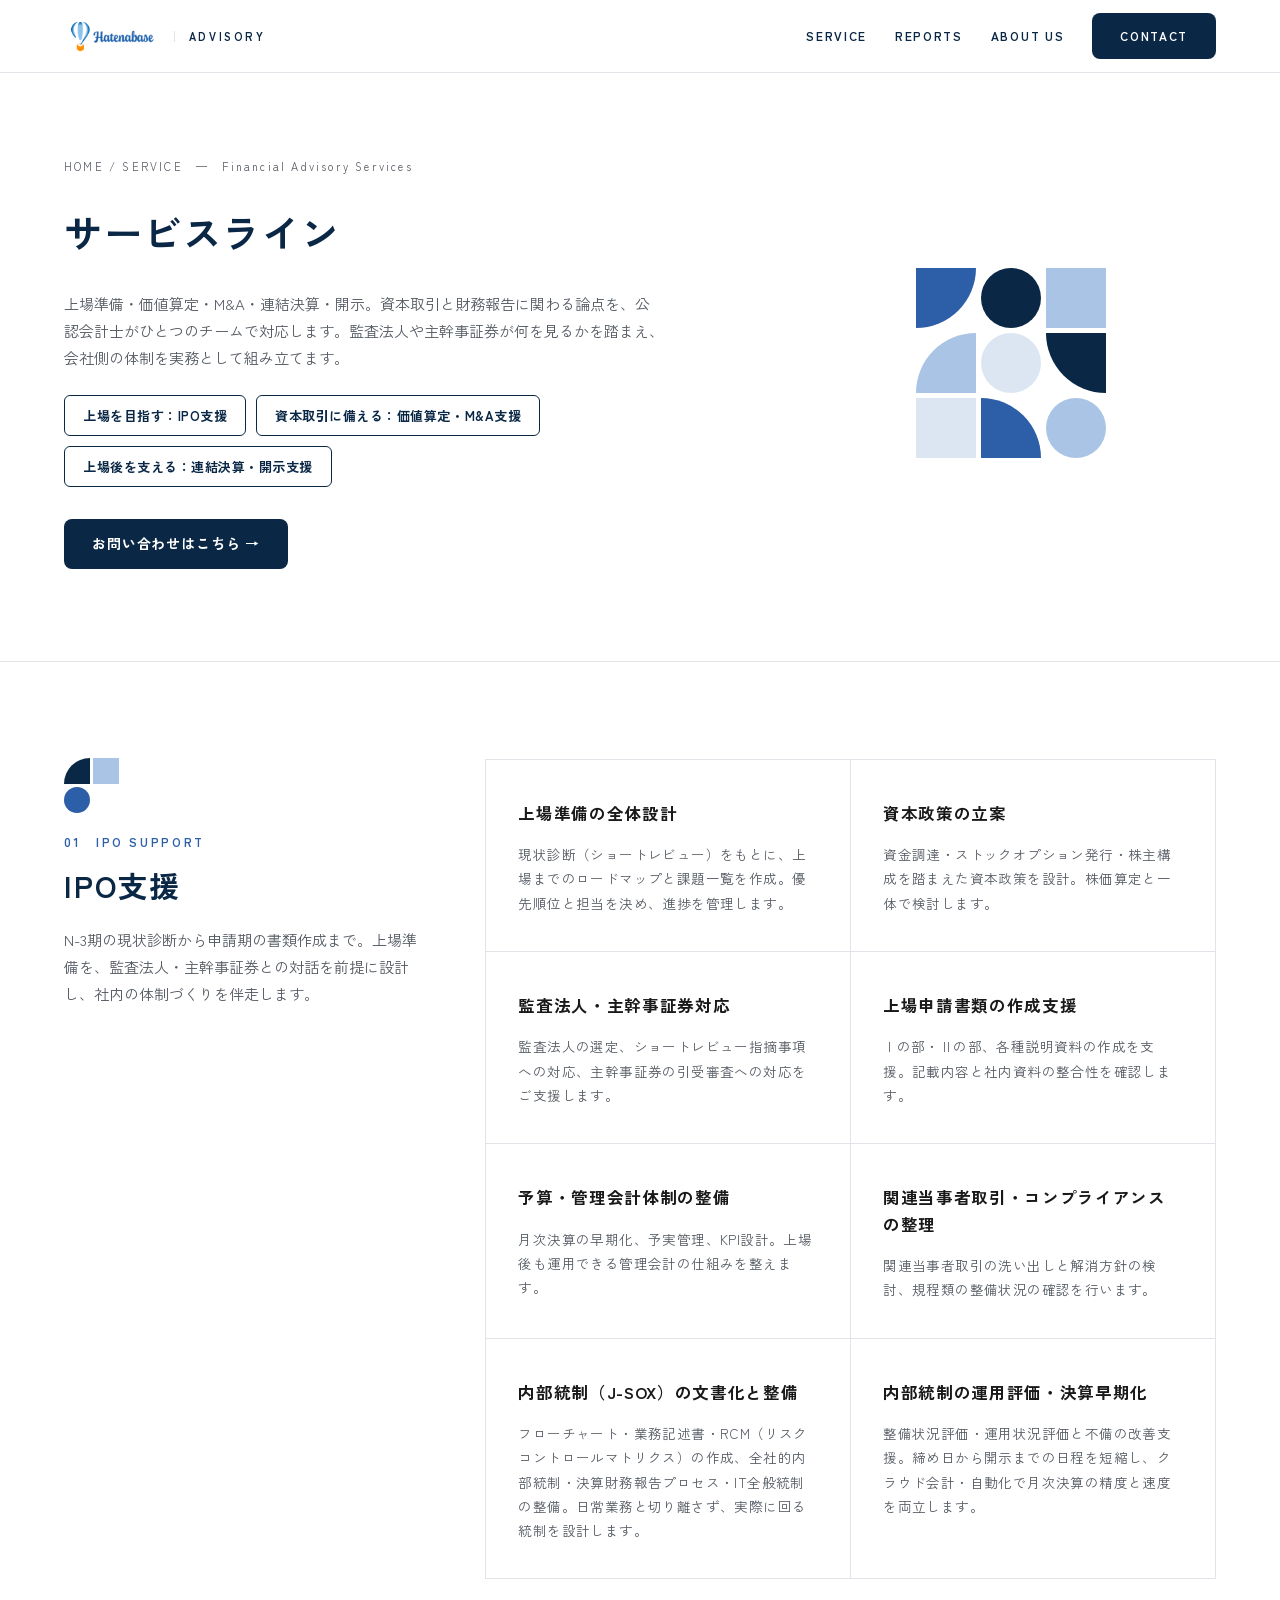
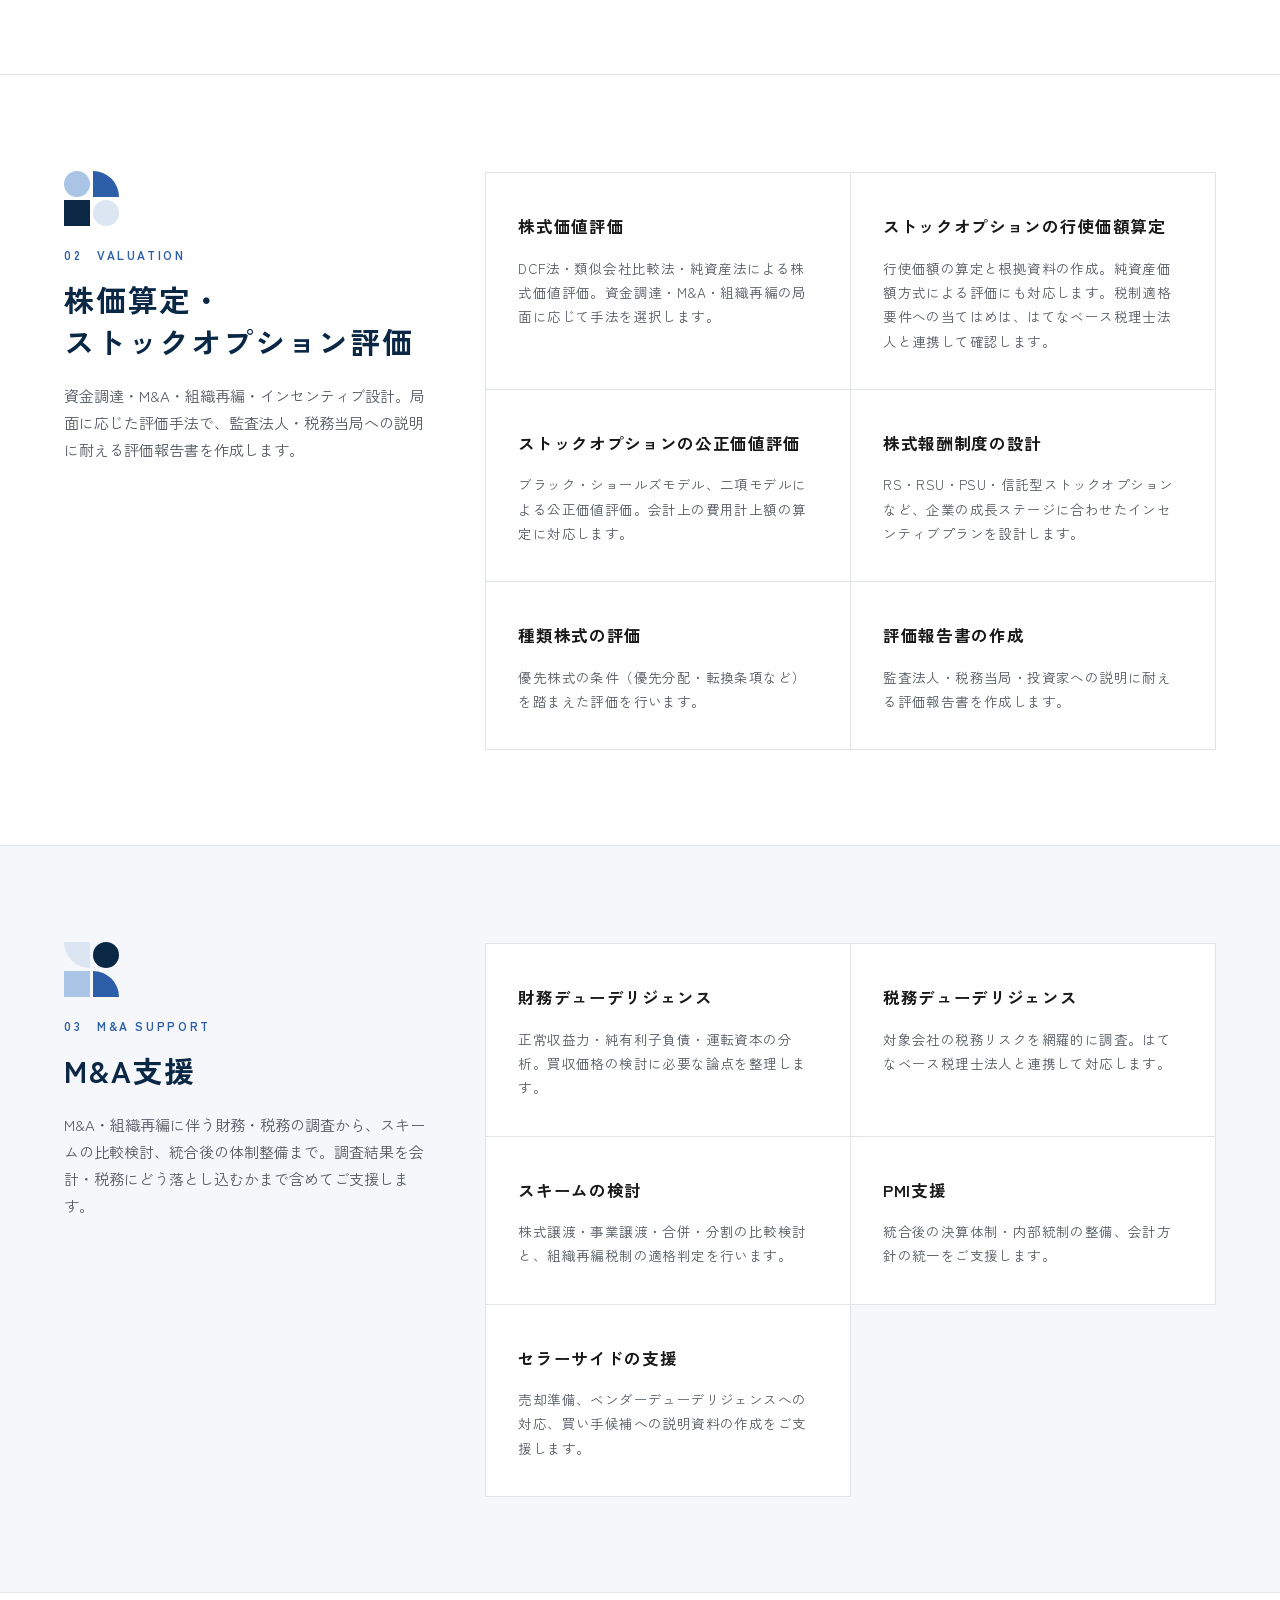
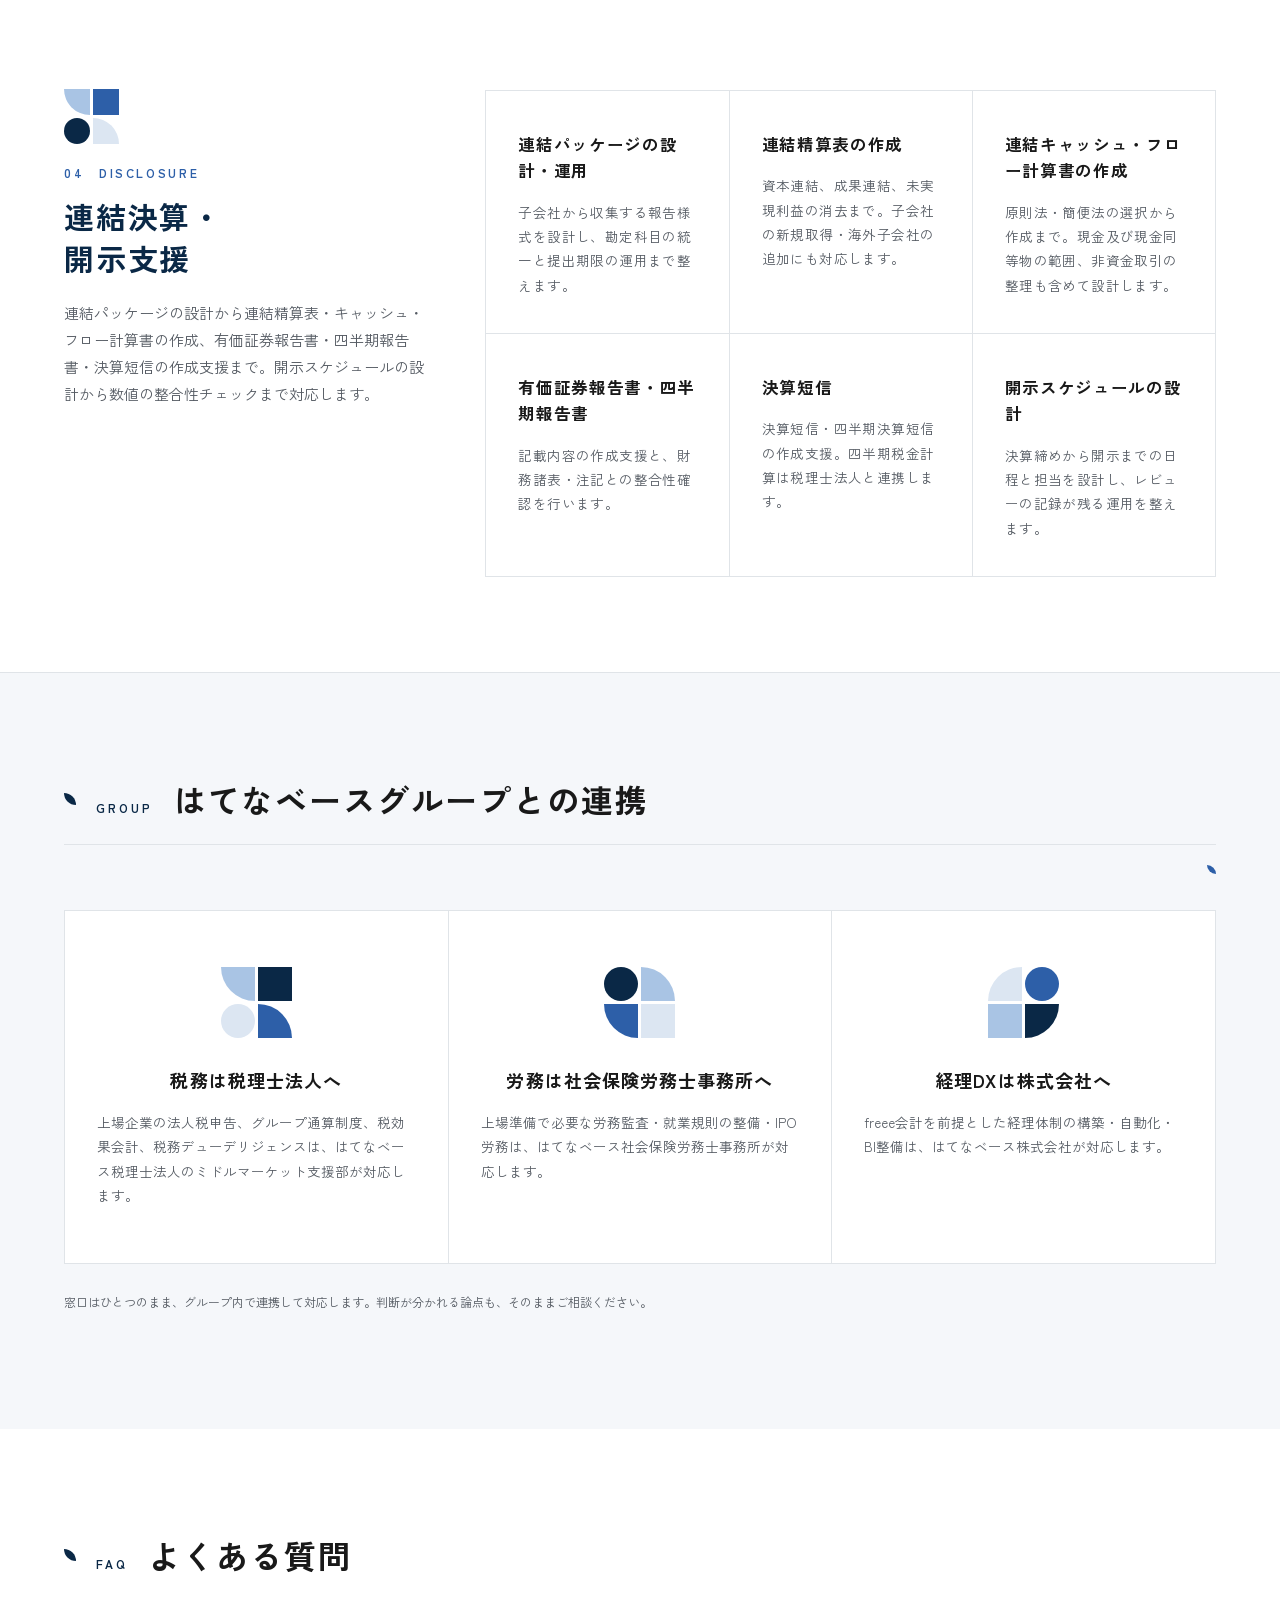
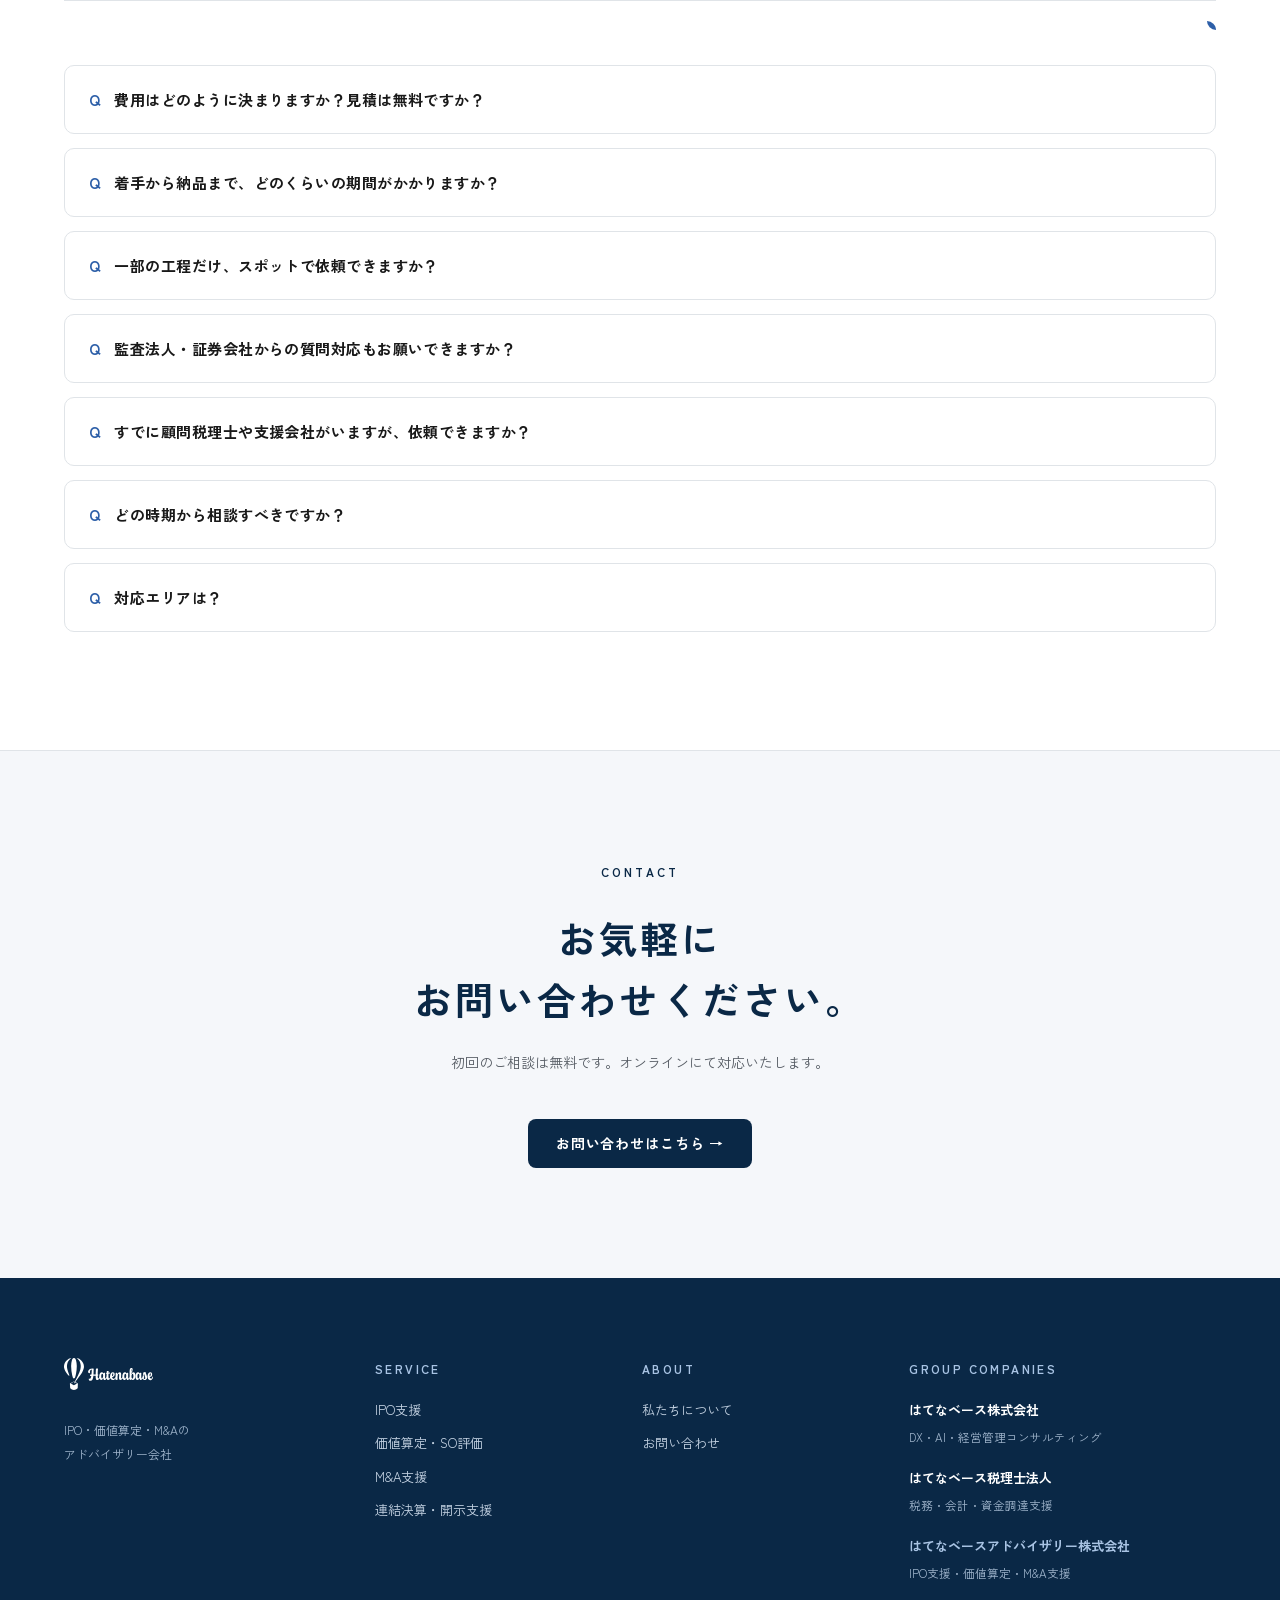
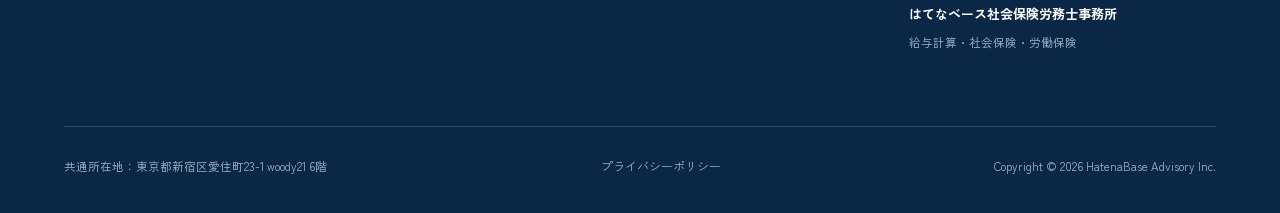
<file: service.html>
<!DOCTYPE html>
<html lang="ja">
<head>
  <meta charset="UTF-8">
  <meta name="viewport" content="width=device-width, initial-scale=1.0">
  <meta name="robots" content="noindex,nofollow">
  <link rel="icon" type="image/png" sizes="32x32" href="assets/favicon-32.png">
  <link rel="icon" type="image/png" sizes="192x192" href="assets/favicon-192.png">
  <link rel="apple-touch-icon" href="assets/apple-touch-icon.png">
  <title>サービス｜はてなベースアドバイザリー株式会社</title>
  <meta name="description" content="IPO支援・株価算定・ストックオプション評価・M&amp;A支援（財務/税務デューデリジェンス）・連結決算・開示支援。はてなベースアドバイザリー株式会社のサービスライン。">
  <link rel="preconnect" href="https://fonts.googleapis.com">
  <link rel="preconnect" href="https://fonts.gstatic.com" crossorigin>
  <link href="https://fonts.googleapis.com/css2?family=Zen+Kaku+Gothic+New:wght@400;500;700&display=swap" rel="stylesheet">
  <link rel="stylesheet" href="assets/tax-geo.css">
  <link rel="stylesheet" href="assets/fas.css">
</head>
<body>
<a class="skip" href="#main">本文へスキップ</a>
<header class="hd"><div class="wrap hdw"><a class="hbrand" href="top.html"><img class="hlogo" src="assets/images/hatenabase-logo.png" alt="Hatenabase"><span class="hsub">ADVISORY</span></a><nav class="nav"><a href="service.html">SERVICE</a><a href="/reports/">REPORTS</a><a href="about-us.html">ABOUT US</a><a class="cta" href="contact.html">CONTACT</a></nav></div></header>
<main id="main">
<section class="phero"><div class="wrap pherog"><div><div class="crumb">HOME / SERVICE　—　Financial Advisory Services</div><h1>サービスライン</h1><p style="margin-bottom:24px">上場準備・価値算定・M&amp;A・連結決算・開示。資本取引と財務報告に関わる論点を、公認会計士がひとつのチームで対応します。監査法人や主幹事証券が何を見るかを踏まえ、会社側の体制を実務として組み立てます。</p><div class="chips" style="margin-bottom:32px"><a class="chip dk" href="#ipo">上場を目指す：IPO支援</a><a class="chip dk" href="#valuation">資本取引に備える：価値算定・M&amp;A支援</a><a class="chip dk" href="#disclosure">上場後を支える：連結決算・開示支援</a></div><a class="cta" href="#contact">お問い合わせはこちら →</a></div><div class="art3"><i class="b br"></i><i class="n o"></i><i class="s"></i><i class="s tl"></i><i class="p o"></i><i class="n bl"></i><i class="p"></i><i class="b tr"></i><i class="s o"></i></div></div></section>

<section class="svc" id="ipo"><div class="wrap"><div class="svcg"><div><span class="geo"><i class="n tl"></i><i class="s"></i><i class="b o"></i><i></i></span><div class="snum">01　IPO SUPPORT</div><h2>IPO支援</h2><p class="lead" style="margin-bottom:0">N-3期の現状診断から申請期の書類作成まで。上場準備を、監査法人・主幹事証券との対話を前提に設計し、社内の体制づくりを伴走します。</p></div><div class="fgrid fgrid2"><div class="fc"><h3>上場準備の全体設計</h3><p>現状診断（ショートレビュー）をもとに、上場までのロードマップと課題一覧を作成。優先順位と担当を決め、進捗を管理します。</p></div><div class="fc"><h3>資本政策の立案</h3><p>資金調達・ストックオプション発行・株主構成を踏まえた資本政策を設計。株価算定と一体で検討します。</p></div><div class="fc"><h3>監査法人・主幹事証券対応</h3><p>監査法人の選定、ショートレビュー指摘事項への対応、主幹事証券の引受審査への対応をご支援します。</p></div><div class="fc"><h3>上場申請書類の作成支援</h3><p>Ⅰの部・Ⅱの部、各種説明資料の作成を支援。記載内容と社内資料の整合性を確認します。</p></div><div class="fc"><h3>予算・管理会計体制の整備</h3><p>月次決算の早期化、予実管理、KPI設計。上場後も運用できる管理会計の仕組みを整えます。</p></div><div class="fc"><h3>関連当事者取引・コンプライアンスの整理</h3><p>関連当事者取引の洗い出しと解消方針の検討、規程類の整備状況の確認を行います。</p></div><div class="fc"><h3>内部統制（J-SOX）の文書化と整備</h3><p>フローチャート・業務記述書・RCM（リスクコントロールマトリクス）の作成、全社的内部統制・決算財務報告プロセス・IT全般統制の整備。日常業務と切り離さず、実際に回る統制を設計します。</p></div><div class="fc"><h3>内部統制の運用評価・決算早期化</h3><p>整備状況評価・運用状況評価と不備の改善支援。締め日から開示までの日程を短縮し、クラウド会計・自動化で月次決算の精度と速度を両立します。</p></div></div></div></div></section>

<section class="svc" id="valuation"><div class="wrap"><div class="svcg"><div><span class="geo"><i class="s o"></i><i class="b tr"></i><i class="n"></i><i class="p o"></i></span><div class="snum">02　VALUATION</div><h2>株価算定・<br>ストックオプション評価</h2><p class="lead" style="margin-bottom:0">資金調達・M&amp;A・組織再編・インセンティブ設計。局面に応じた評価手法で、監査法人・税務当局への説明に耐える評価報告書を作成します。</p></div><div class="fgrid fgrid2"><div class="fc"><h3>株式価値評価</h3><p>DCF法・類似会社比較法・純資産法による株式価値評価。資金調達・M&amp;A・組織再編の局面に応じて手法を選択します。</p></div><div class="fc"><h3>ストックオプションの行使価額算定</h3><p>行使価額の算定と根拠資料の作成。純資産価額方式による評価にも対応します。税制適格要件への当てはめは、はてなベース税理士法人と連携して確認します。</p></div><div class="fc"><h3>ストックオプションの公正価値評価</h3><p>ブラック・ショールズモデル、二項モデルによる公正価値評価。会計上の費用計上額の算定に対応します。</p></div><div class="fc"><h3>株式報酬制度の設計</h3><p>RS・RSU・PSU・信託型ストックオプションなど、企業の成長ステージに合わせたインセンティブプランを設計します。</p></div><div class="fc"><h3>種類株式の評価</h3><p>優先株式の条件（優先分配・転換条項など）を踏まえた評価を行います。</p></div><div class="fc"><h3>評価報告書の作成</h3><p>監査法人・税務当局・投資家への説明に耐える評価報告書を作成します。</p></div></div></div></div></section>

<section class="svc secsub" id="ma"><div class="wrap"><div class="svcg"><div><span class="geo"><i class="p bl"></i><i class="n o"></i><i class="s"></i><i class="b tr"></i></span><div class="snum">03　M&amp;A SUPPORT</div><h2>M&amp;A支援</h2><p class="lead" style="margin-bottom:0">M&amp;A・組織再編に伴う財務・税務の調査から、スキームの比較検討、統合後の体制整備まで。調査結果を会計・税務にどう落とし込むかまで含めてご支援します。</p></div><div class="fgrid fgrid2"><div class="fc"><h3>財務デューデリジェンス</h3><p>正常収益力・純有利子負債・運転資本の分析。買収価格の検討に必要な論点を整理します。</p></div><div class="fc"><h3>税務デューデリジェンス</h3><p>対象会社の税務リスクを網羅的に調査。はてなベース税理士法人と連携して対応します。</p></div><div class="fc"><h3>スキームの検討</h3><p>株式譲渡・事業譲渡・合併・分割の比較検討と、組織再編税制の適格判定を行います。</p></div><div class="fc"><h3>PMI支援</h3><p>統合後の決算体制・内部統制の整備、会計方針の統一をご支援します。</p></div><div class="fc"><h3>セラーサイドの支援</h3><p>売却準備、ベンダーデューデリジェンスへの対応、買い手候補への説明資料の作成をご支援します。</p></div></div></div></div></section>

<section class="svc" id="disclosure"><div class="wrap"><div class="svcg"><div><span class="geo"><i class="s bl"></i><i class="b"></i><i class="n o"></i><i class="p tr"></i></span><div class="snum">04　DISCLOSURE</div><h2>連結決算・<br>開示支援</h2><p class="lead" style="margin-bottom:0">連結パッケージの設計から連結精算表・キャッシュ・フロー計算書の作成、有価証券報告書・四半期報告書・決算短信の作成支援まで。開示スケジュールの設計から数値の整合性チェックまで対応します。</p></div><div class="fgrid fgrid3"><div class="fc"><h3>連結パッケージの設計・運用</h3><p>子会社から収集する報告様式を設計し、勘定科目の統一と提出期限の運用まで整えます。</p></div><div class="fc"><h3>連結精算表の作成</h3><p>資本連結、成果連結、未実現利益の消去まで。子会社の新規取得・海外子会社の追加にも対応します。</p></div><div class="fc"><h3>連結キャッシュ・フロー計算書の作成</h3><p>原則法・簡便法の選択から作成まで。現金及び現金同等物の範囲、非資金取引の整理も含めて設計します。</p></div><div class="fc"><h3>有価証券報告書・四半期報告書</h3><p>記載内容の作成支援と、財務諸表・注記との整合性確認を行います。</p></div><div class="fc"><h3>決算短信</h3><p>決算短信・四半期決算短信の作成支援。四半期税金計算は税理士法人と連携します。</p></div><div class="fc"><h3>開示スケジュールの設計</h3><p>決算締めから開示までの日程と担当を設計し、レビューの記録が残る運用を整えます。</p></div></div></div></div></section>

<section class="sec secsub" id="group"><div class="wrap"><div class="sh"><span class="leaf"></span><span class="en">GROUP</span><h2>はてなベースグループとの連携</h2><span class="rleaf"></span></div><div class="agrid"><div class="ac2"><span class="geo gl"><i class="s bl"></i><i class="n"></i><i class="p o"></i><i class="b tr"></i></span><h3>税務は税理士法人へ</h3><p>上場企業の法人税申告、グループ通算制度、税効果会計、税務デューデリジェンスは、はてなベース税理士法人のミドルマーケット支援部が対応します。</p></div><div class="ac2"><span class="geo gl"><i class="n o"></i><i class="s tr"></i><i class="b bl"></i><i class="p"></i></span><h3>労務は社会保険労務士事務所へ</h3><p>上場準備で必要な労務監査・就業規則の整備・IPO労務は、はてなベース社会保険労務士事務所が対応します。</p></div><div class="ac2"><span class="geo gl"><i class="p tl"></i><i class="b o"></i><i class="s"></i><i class="n br"></i></span><h3>経理DXは株式会社へ</h3><p>freee会計を前提とした経理体制の構築・自動化・BI整備は、はてなベース株式会社が対応します。</p></div></div><p class="note" style="margin-top:28px">窓口はひとつのまま、グループ内で連携して対応します。判断が分かれる論点も、そのままご相談ください。</p></div></section>

<section class="sec" id="faq"><div class="wrap"><div class="sh"><span class="leaf"></span><span class="en">FAQ</span><h2>よくある質問</h2><span class="rleaf"></span></div><details class="faqi"><summary>費用はどのように決まりますか？見積は無料ですか？</summary><div><p>案件の内容・規模・期間を初回面談で伺ったうえで、定額方式またはタイムチャージ方式でお見積りします。お見積りは無料です。正式なご依頼を決めていない段階でもご相談いただけます。</p></div></details><details class="faqi"><summary>着手から納品まで、どのくらいの期間がかかりますか？</summary><div><p>株価算定は資料受領から2〜4週間、財務デューデリジェンスは対象会社の規模により4〜12週間が目安です。IPO支援は上場スケジュールに合わせた継続的な関与になります。いずれも初回面談で日程をご提示します。</p></div></details><details class="faqi"><summary>一部の工程だけ、スポットで依頼できますか？</summary><div><p>はい。株価算定のみ、RCMの作成のみ、といった単発・一部工程のご依頼にも対応しています。財務DDと株価算定を一括でご依頼いただくことも可能です。</p></div></details><details class="faqi"><summary>監査法人・証券会社からの質問対応もお願いできますか？</summary><div><p>はい。監査法人・主幹事証券への説明資料の作成と、Q&amp;A対応をご支援します。監査法人は財務諸表を独立の立場で監査する機関のため、体制構築の実務を代行できません。当社は会社側に立ち、監査法人が求める水準を満たす体制を実務として構築します。</p></div></details><details class="faqi"><summary>すでに顧問税理士や支援会社がいますが、依頼できますか？</summary><div><p>はい。既存の顧問税理士・監査法人・支援会社との関係はそのままで、特定の領域のみをご依頼いただけます。税務申告をはてなベース税理士法人に切り替える必要もありません。</p></div></details><details class="faqi"><summary>どの時期から相談すべきですか？</summary><div><p>IPO支援はN-3期（上場申請の3期前）からのご相談が理想ですが、N-2期・N-1期からでも対応します。価値算定・M&amp;A支援は案件が具体化した時点でご連絡ください。</p></div></details><details class="faqi"><summary>対応エリアは？</summary><div><p>オンラインで全国対応しています。必要に応じて訪問も可能です。</p></div></details></div></section>

<section class="cband secsub" id="contact" style="border-top:1px solid var(--line)"><span class="en">CONTACT</span><h2>お気軽に<br>お問い合わせください。</h2><p>初回のご相談は無料です。オンラインにて対応いたします。</p><a class="cta" href="contact.html">お問い合わせはこちら →</a></section>
</main>
<footer class="ft"><div class="wrap"><div class="ftg"><div><img class="ftlogo" src="assets/images/hatenabase-logo-white.svg" alt="Hatenabase"><div class="ftsub">IPO・価値算定・M&amp;Aの<br>アドバイザリー会社</div></div><div><div class="fth">SERVICE</div><div class="ftcol"><a href="service.html#ipo">IPO支援</a><a href="service.html#valuation">価値算定・SO評価</a><a href="service.html#ma">M&amp;A支援</a><a href="service.html#disclosure">連結決算・開示支援</a></div></div><div><div class="fth">ABOUT</div><div class="ftcol"><a href="about-us.html">私たちについて</a><a href="contact.html">お問い合わせ</a></div></div><div><div class="fth">GROUP COMPANIES</div><div class="gco"><a href="https://hatenabase.jp/" target="_blank" rel="noopener"><b>はてなベース株式会社</b></a><span>DX・AI・経営管理コンサルティング</span></div><div class="gco"><a href="https://tax.hatenabase.jp/" target="_blank" rel="noopener"><b>はてなベース税理士法人</b></a><span>税務・会計・資金調達支援</span></div><div class="gco cur"><b>はてなベースアドバイザリー株式会社</b><span>IPO支援・価値算定・M&amp;A支援</span></div><div class="gco"><a href="https://sr.hatenabase.jp/" target="_blank" rel="noopener"><b>はてなベース社会保険労務士事務所</b></a><span>給与計算・社会保険・労働保険</span></div></div></div><div class="ftbtm"><span>共通所在地：東京都新宿区愛住町23-1 woody21 6階</span><span class="ftlegal"><a href="privacy-policy.html">プライバシーポリシー</a></span><span>Copyright © 2026 HatenaBase Advisory Inc.</span></div></div></footer>
</body>
</html>
</file>
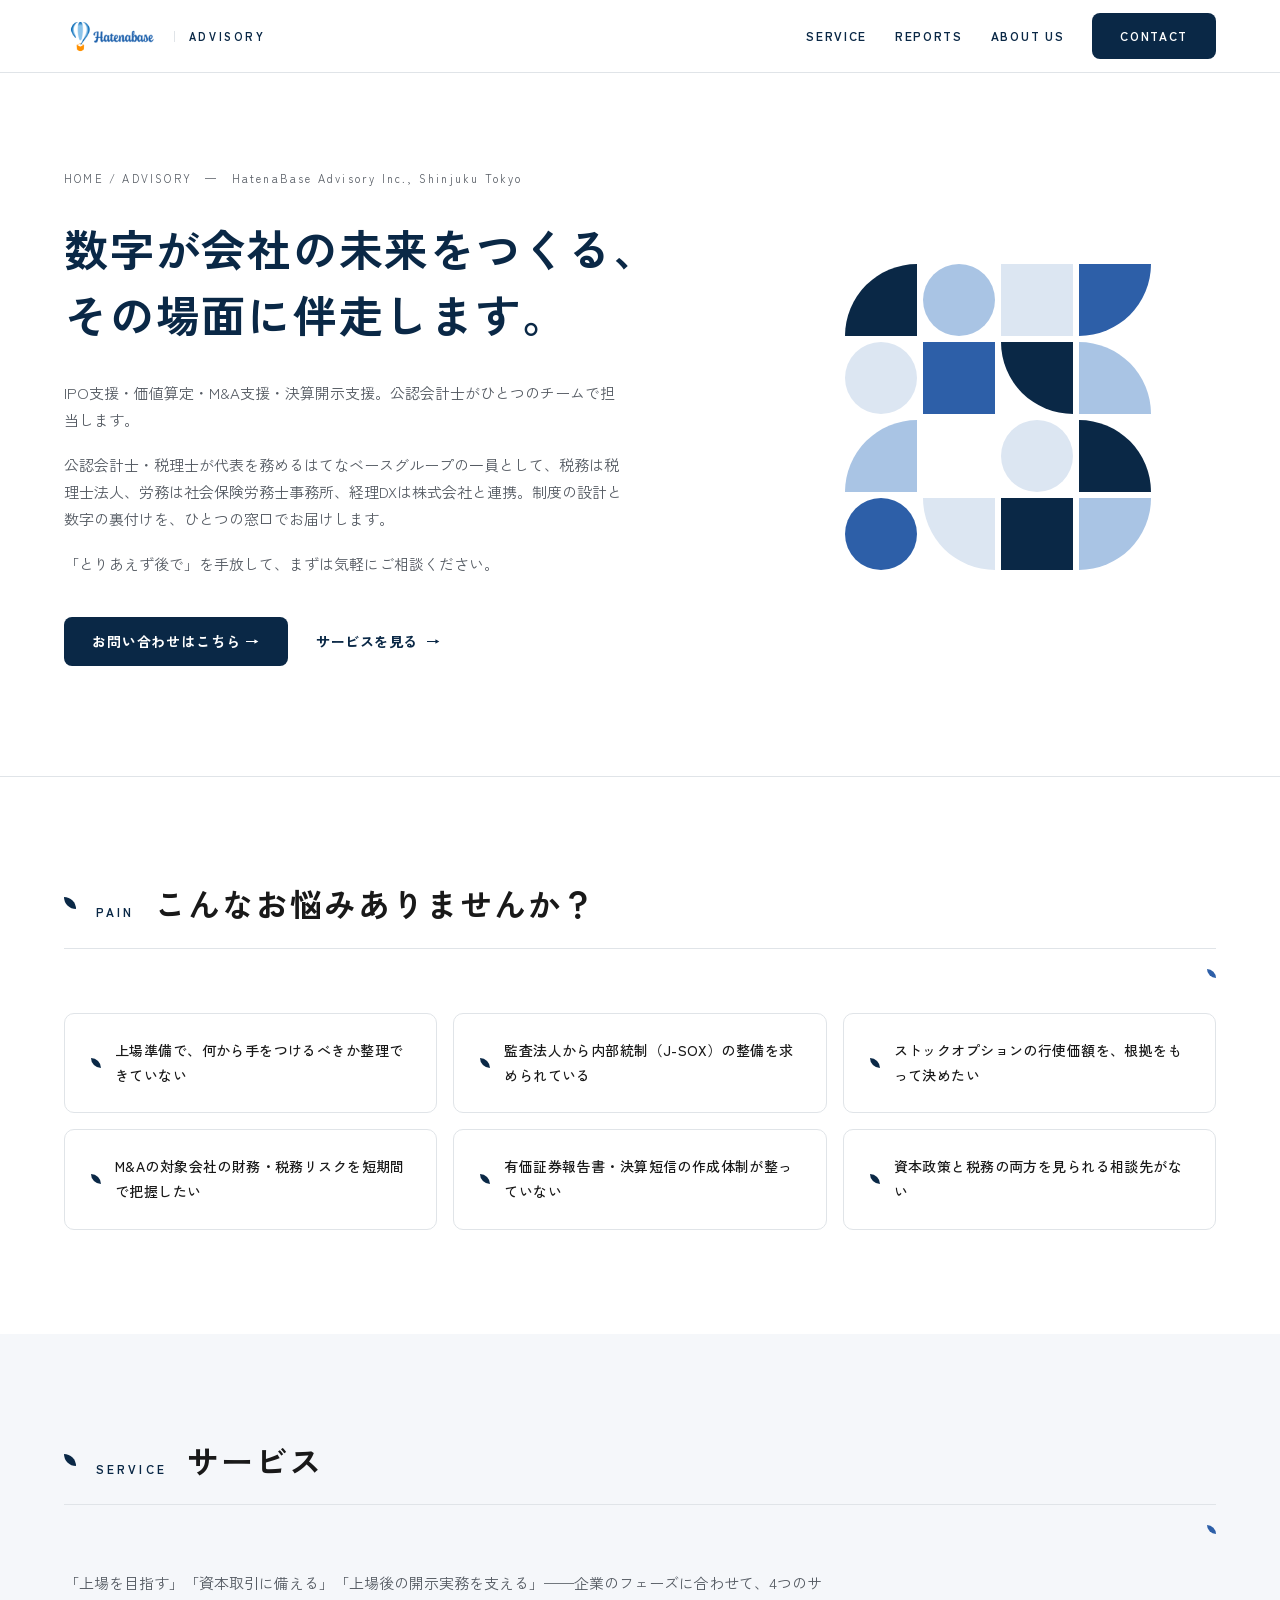
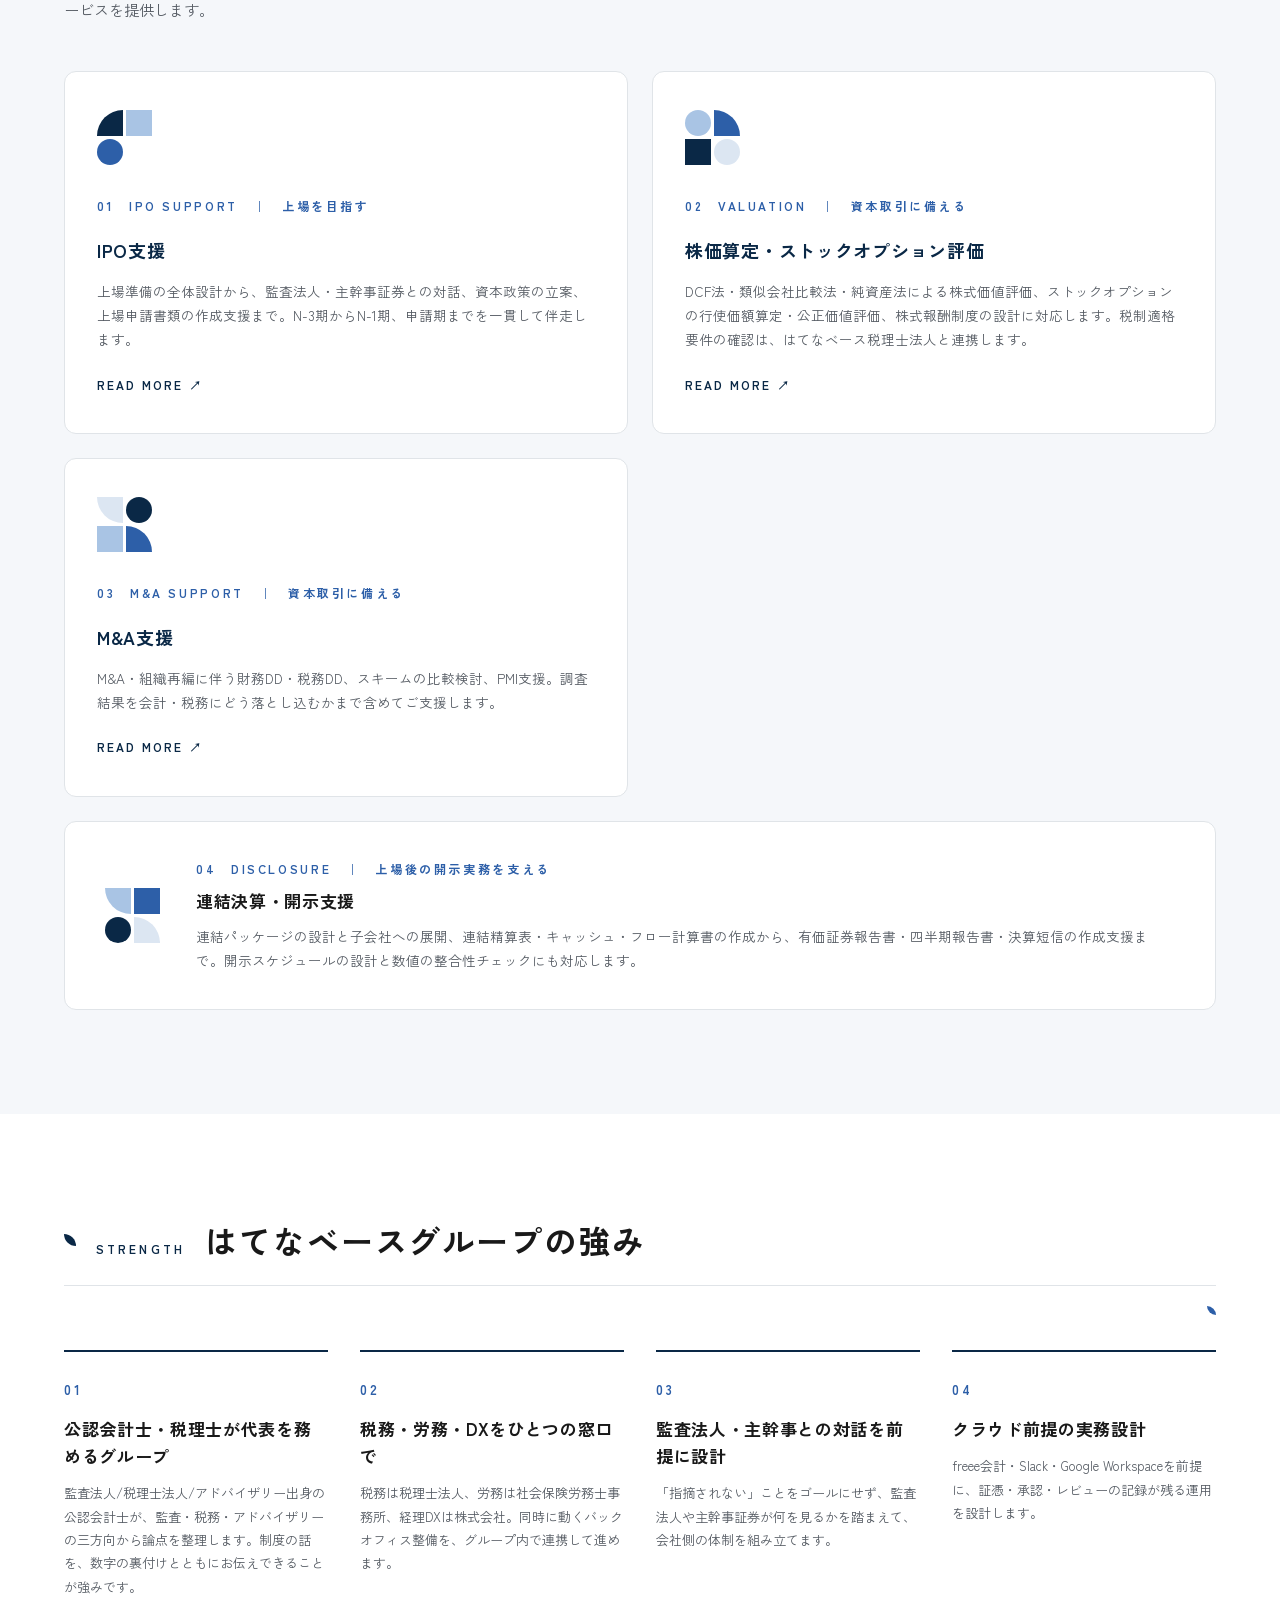
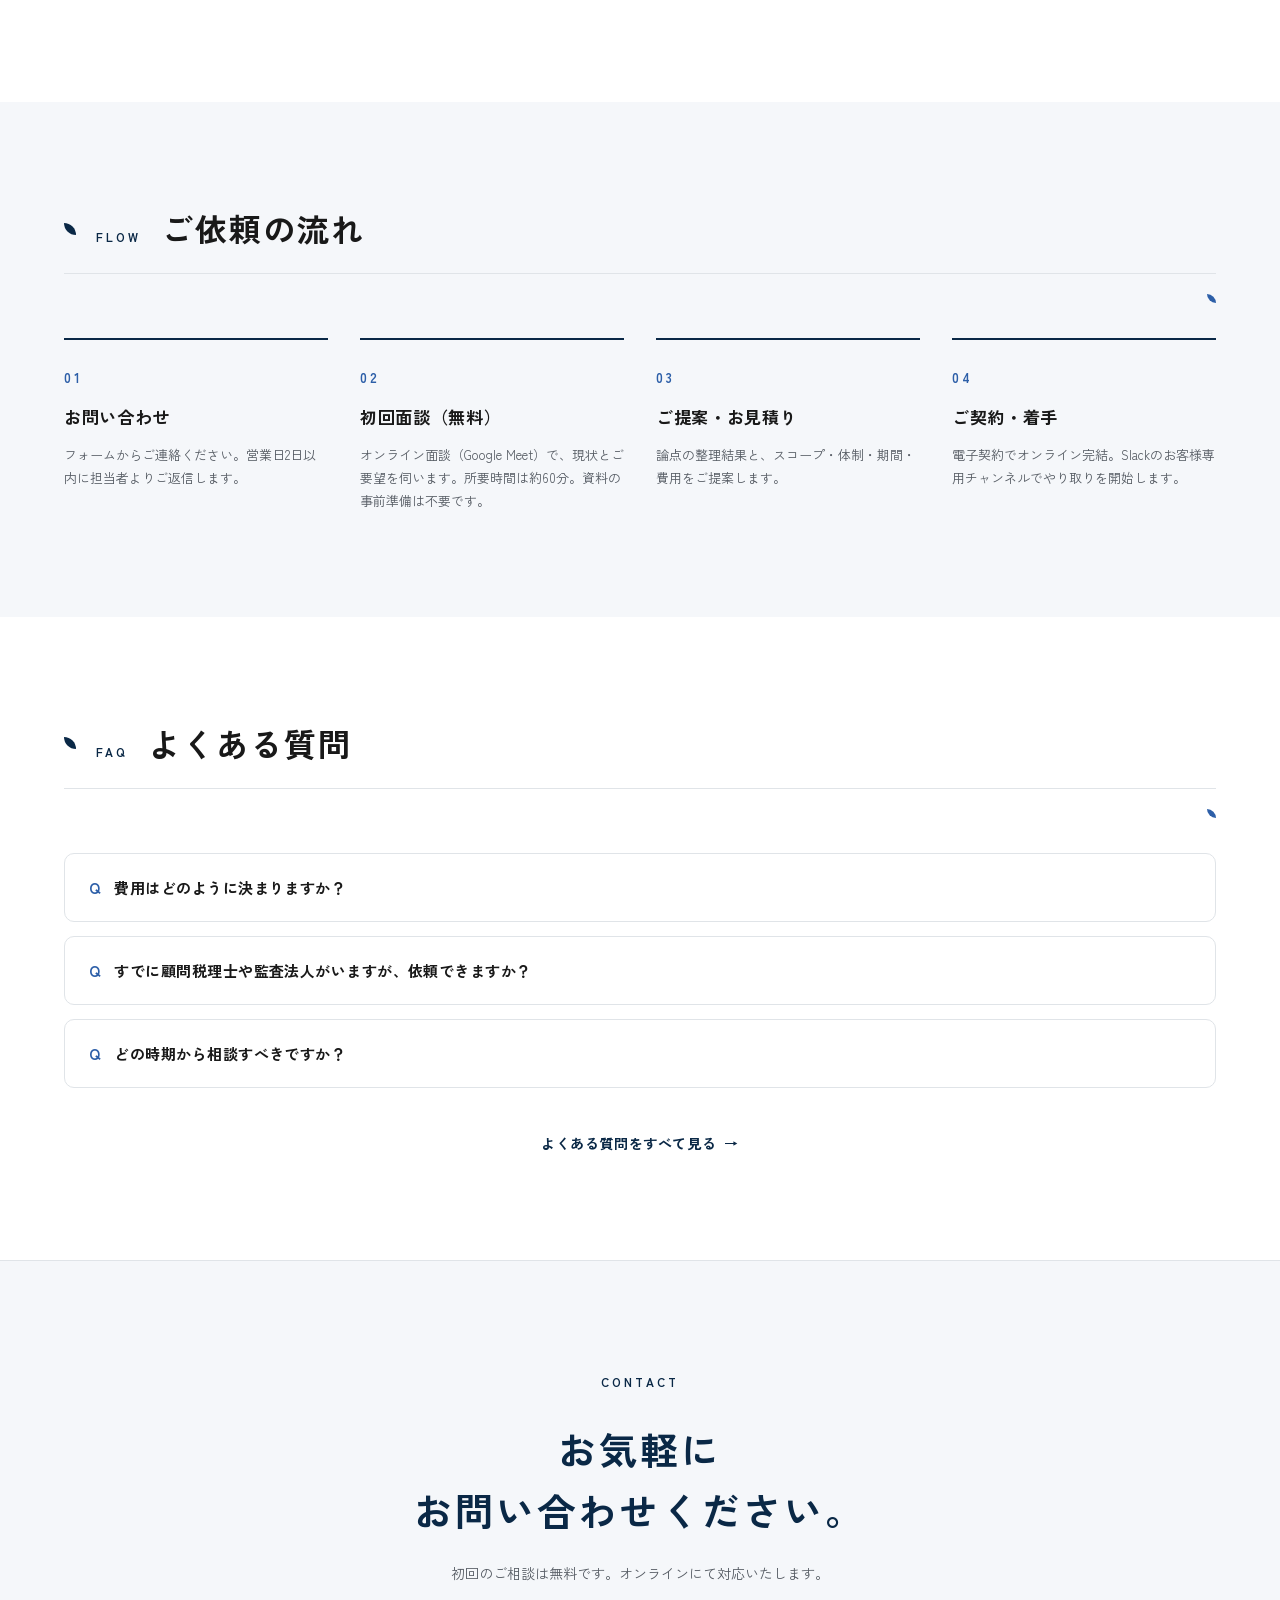
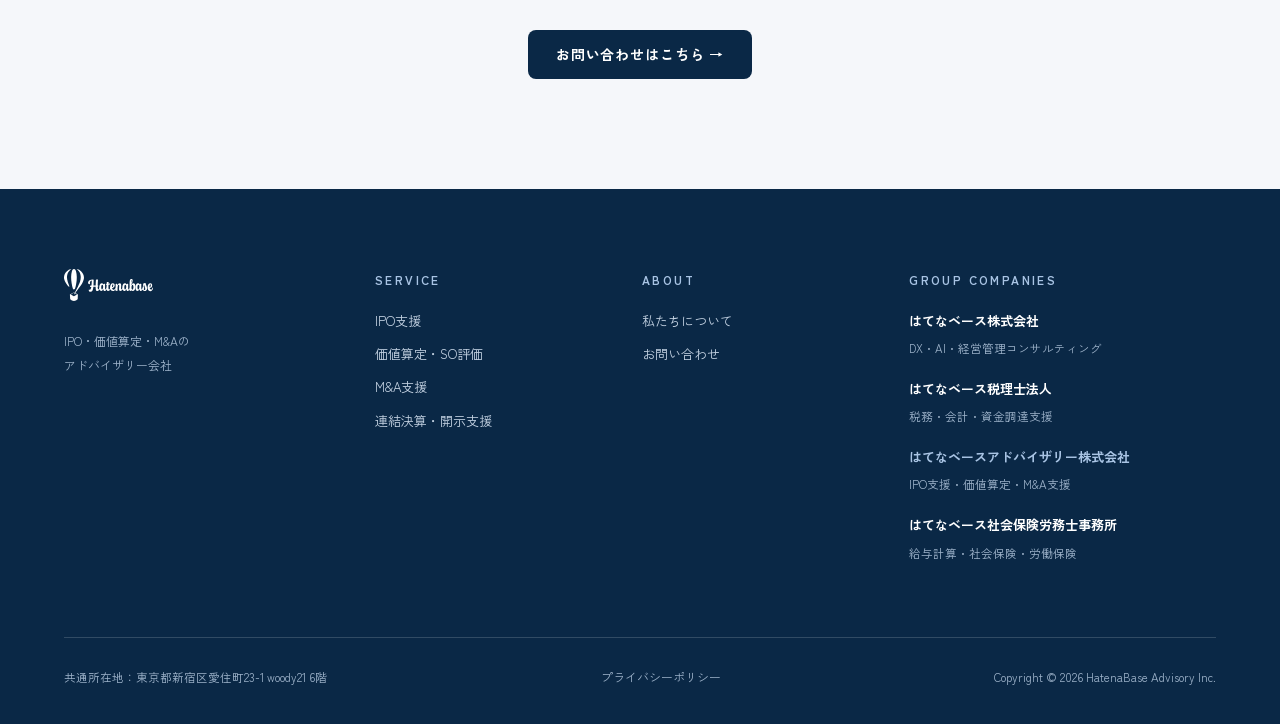
<file: top.html>
<!DOCTYPE html>
<html lang="ja">
<head>
  <meta charset="UTF-8">
  <meta name="viewport" content="width=device-width, initial-scale=1.0">
  <meta name="robots" content="noindex,nofollow">
  <link rel="icon" type="image/png" sizes="32x32" href="assets/favicon-32.png">
  <link rel="icon" type="image/png" sizes="192x192" href="assets/favicon-192.png">
  <link rel="apple-touch-icon" href="assets/apple-touch-icon.png">
  <title>はてなベースアドバイザリー株式会社｜IPO支援・価値算定・M&amp;A支援のアドバイザリー会社</title>
  <meta name="description" content="IPO支援・価値算定・M&amp;A支援・連結決算・開示支援を提供するアドバイザリー会社。公認会計士・税理士が代表を務めるはてなベースグループの一員として、制度の設計と数字の裏付けをひとつの窓口で。">
  <link rel="preconnect" href="https://fonts.googleapis.com">
  <link rel="preconnect" href="https://fonts.gstatic.com" crossorigin>
  <link href="https://fonts.googleapis.com/css2?family=Zen+Kaku+Gothic+New:wght@400;500;700&display=swap" rel="stylesheet">
  <link rel="stylesheet" href="assets/tax-geo.css">
  <link rel="stylesheet" href="assets/fas.css">
</head>
<body>
<a class="skip" href="#main">本文へスキップ</a>
<header class="hd"><div class="wrap hdw"><a class="hbrand" href="top.html"><img class="hlogo" src="assets/images/hatenabase-logo.png" alt="Hatenabase"><span class="hsub">ADVISORY</span></a><nav class="nav"><a href="service.html">SERVICE</a><a href="/reports/">REPORTS</a><a href="about-us.html">ABOUT US</a><a class="cta" href="contact.html">CONTACT</a></nav></div></header>
<main id="main">
<section class="hero"><div class="wrap herog"><div><div class="crumb">HOME / ADVISORY　—　HatenaBase Advisory Inc., Shinjuku Tokyo</div><h1>数字が会社の未来をつくる、<br>その場面に伴走します。</h1><p>IPO支援・価値算定・M&amp;A支援・決算開示支援。公認会計士がひとつのチームで担当します。</p><p>公認会計士・税理士が代表を務めるはてなベースグループの一員として、税務は税理士法人、労務は社会保険労務士事務所、経理DXは株式会社と連携。制度の設計と数字の裏付けを、ひとつの窓口でお届けします。</p><p style="margin-bottom:40px">「とりあえず後で」を手放して、まずは気軽にご相談ください。</p><a class="cta" href="#contact">お問い合わせはこちら →</a><a class="tcta" href="service.html" style="margin-left:28px">サービスを見る <em>→</em></a></div><div class="heroart"><i class="n tl"></i><i class="s o"></i><i class="p"></i><i class="b br"></i><i class="p o"></i><i class="b"></i><i class="n bl"></i><i class="s tr"></i><i class="s tl"></i><i></i><i class="p o"></i><i class="n tr"></i><i class="b o"></i><i class="p bl"></i><i class="n"></i><i class="s br"></i></div></div></section>

<section class="sec" id="pain"><div class="wrap"><div class="sh"><span class="leaf"></span><span class="en">PAIN</span><h2>こんなお悩みありませんか？</h2><span class="rleaf"></span></div><div class="pgrid"><div class="pi"><span class="leaf"></span>上場準備で、何から手をつけるべきか整理できていない</div><div class="pi"><span class="leaf"></span>監査法人から内部統制（J-SOX）の整備を求められている</div><div class="pi"><span class="leaf"></span>ストックオプションの行使価額を、根拠をもって決めたい</div><div class="pi"><span class="leaf"></span>M&amp;Aの対象会社の財務・税務リスクを短期間で把握したい</div><div class="pi"><span class="leaf"></span>有価証券報告書・決算短信の作成体制が整っていない</div><div class="pi"><span class="leaf"></span>資本政策と税務の両方を見られる相談先がない</div></div></div></section>

<section class="sec secsub" id="service"><div class="wrap"><div class="sh"><span class="leaf"></span><span class="en">SERVICE</span><h2>サービス</h2><span class="rleaf"></span></div><p class="lead">「上場を目指す」「資本取引に備える」「上場後の開示実務を支える」——企業のフェーズに合わせて、4つのサービスを提供します。</p><div class="sgrid sgrid2"><a class="sc" href="service.html#ipo"><span class="geo"><i class="n tl"></i><i class="s"></i><i class="b o"></i><i></i></span><div class="snum">01　IPO SUPPORT　｜　上場を目指す</div><h3>IPO支援</h3><p>上場準備の全体設計から、監査法人・主幹事証券との対話、資本政策の立案、上場申請書類の作成支援まで。N-3期からN-1期、申請期までを一貫して伴走します。</p><span class="rm">READ MORE ↗</span></a><a class="sc" href="service.html#valuation"><span class="geo"><i class="s o"></i><i class="b tr"></i><i class="n"></i><i class="p o"></i></span><div class="snum">02　VALUATION　｜　資本取引に備える</div><h3>株価算定・ストックオプション評価</h3><p>DCF法・類似会社比較法・純資産法による株式価値評価、ストックオプションの行使価額算定・公正価値評価、株式報酬制度の設計に対応します。税制適格要件の確認は、はてなベース税理士法人と連携します。</p><span class="rm">READ MORE ↗</span></a><a class="sc" href="service.html#ma"><span class="geo"><i class="p bl"></i><i class="n o"></i><i class="s"></i><i class="b tr"></i></span><div class="snum">03　M&amp;A SUPPORT　｜　資本取引に備える</div><h3>M&amp;A支援</h3><p>M&amp;A・組織再編に伴う財務DD・税務DD、スキームの比較検討、PMI支援。調査結果を会計・税務にどう落とし込むかまで含めてご支援します。</p><span class="rm">READ MORE ↗</span></a></div><div class="oth"><span class="geo" style="margin:0"><i class="s bl"></i><i class="b"></i><i class="n o"></i><i class="p tr"></i></span><div style="flex:1"><div class="snum" style="margin-bottom:6px">04　DISCLOSURE　｜　上場後の開示実務を支える</div><h3>連結決算・開示支援</h3><p>連結パッケージの設計と子会社への展開、連結精算表・キャッシュ・フロー計算書の作成から、有価証券報告書・四半期報告書・決算短信の作成支援まで。開示スケジュールの設計と数値の整合性チェックにも対応します。</p></div></div></div></section>

<section class="sec" id="strength"><div class="wrap"><div class="sh"><span class="leaf"></span><span class="en">STRENGTH</span><h2>はてなベースグループの強み</h2><span class="rleaf"></span></div><div class="flgrid"><div class="fl"><div class="fln">01</div><h3>公認会計士・税理士が代表を務めるグループ</h3><p>監査法人/税理士法人/アドバイザリー出身の公認会計士が、監査・税務・アドバイザリーの三方向から論点を整理します。制度の話を、数字の裏付けとともにお伝えできることが強みです。</p></div><div class="fl"><div class="fln">02</div><h3>税務・労務・DXをひとつの窓口で</h3><p>税務は税理士法人、労務は社会保険労務士事務所、経理DXは株式会社。同時に動くバックオフィス整備を、グループ内で連携して進めます。</p></div><div class="fl"><div class="fln">03</div><h3>監査法人・主幹事との対話を前提に設計</h3><p>「指摘されない」ことをゴールにせず、監査法人や主幹事証券が何を見るかを踏まえて、会社側の体制を組み立てます。</p></div><div class="fl"><div class="fln">04</div><h3>クラウド前提の実務設計</h3><p>freee会計・Slack・Google Workspaceを前提に、証憑・承認・レビューの記録が残る運用を設計します。</p></div></div></div></section>

<section class="sec secsub" id="flow"><div class="wrap"><div class="sh"><span class="leaf"></span><span class="en">FLOW</span><h2>ご依頼の流れ</h2><span class="rleaf"></span></div><div class="flgrid"><div class="fl"><div class="fln">01</div><h3>お問い合わせ</h3><p>フォームからご連絡ください。営業日2日以内に担当者よりご返信します。</p></div><div class="fl"><div class="fln">02</div><h3>初回面談（無料）</h3><p>オンライン面談（Google Meet）で、現状とご要望を伺います。所要時間は約60分。資料の事前準備は不要です。</p></div><div class="fl"><div class="fln">03</div><h3>ご提案・お見積り</h3><p>論点の整理結果と、スコープ・体制・期間・費用をご提案します。</p></div><div class="fl"><div class="fln">04</div><h3>ご契約・着手</h3><p>電子契約でオンライン完結。Slackのお客様専用チャンネルでやり取りを開始します。</p></div></div></div></section>

<section class="sec" id="faq"><div class="wrap"><div class="sh"><span class="leaf"></span><span class="en">FAQ</span><h2>よくある質問</h2><span class="rleaf"></span></div><details class="faqi"><summary>費用はどのように決まりますか？</summary><div><p>案件の内容・規模・期間を初回面談で伺ったうえで、定額方式またはタイムチャージ方式でお見積りします。お見積りは無料です。</p></div></details><details class="faqi"><summary>すでに顧問税理士や監査法人がいますが、依頼できますか？</summary><div><p>はい。既存の顧問税理士・監査法人との関係はそのままで、特定の領域のみをご依頼いただけます。監査法人への説明資料の作成やQ&amp;A対応もご支援します。</p></div></details><details class="faqi"><summary>どの時期から相談すべきですか？</summary><div><p>IPO支援はN-3期（上場申請の3期前）からのご相談が理想ですが、N-2期・N-1期からでも対応します。価値算定・M&amp;A支援は案件が具体化した時点でご連絡ください。</p></div></details><div style="text-align:center;margin-top:40px"><a class="tcta" href="service.html#faq">よくある質問をすべて見る <em>→</em></a></div></div></section>

<section class="cband secsub" id="contact" style="border-top:1px solid var(--line)"><span class="en">CONTACT</span><h2>お気軽に<br>お問い合わせください。</h2><p>初回のご相談は無料です。オンラインにて対応いたします。</p><a class="cta" href="contact.html">お問い合わせはこちら →</a></section>
</main>
<footer class="ft"><div class="wrap"><div class="ftg"><div><img class="ftlogo" src="assets/images/hatenabase-logo-white.svg" alt="Hatenabase"><div class="ftsub">IPO・価値算定・M&amp;Aの<br>アドバイザリー会社</div></div><div><div class="fth">SERVICE</div><div class="ftcol"><a href="service.html#ipo">IPO支援</a><a href="service.html#valuation">価値算定・SO評価</a><a href="service.html#ma">M&amp;A支援</a><a href="service.html#disclosure">連結決算・開示支援</a></div></div><div><div class="fth">ABOUT</div><div class="ftcol"><a href="about-us.html">私たちについて</a><a href="contact.html">お問い合わせ</a></div></div><div><div class="fth">GROUP COMPANIES</div><div class="gco"><a href="https://hatenabase.jp/" target="_blank" rel="noopener"><b>はてなベース株式会社</b></a><span>DX・AI・経営管理コンサルティング</span></div><div class="gco"><a href="https://tax.hatenabase.jp/" target="_blank" rel="noopener"><b>はてなベース税理士法人</b></a><span>税務・会計・資金調達支援</span></div><div class="gco cur"><b>はてなベースアドバイザリー株式会社</b><span>IPO支援・価値算定・M&amp;A支援</span></div><div class="gco"><a href="https://sr.hatenabase.jp/" target="_blank" rel="noopener"><b>はてなベース社会保険労務士事務所</b></a><span>給与計算・社会保険・労働保険</span></div></div></div><div class="ftbtm"><span>共通所在地：東京都新宿区愛住町23-1 woody21 6階</span><span class="ftlegal"><a href="privacy-policy.html">プライバシーポリシー</a></span><span>Copyright © 2026 HatenaBase Advisory Inc.</span></div></div></footer>
</body>
</html>
</file>
<file: assets/tax-geo.css>
/* tax-site: 幾何学デザイン統合スタイル (Issue #2 / Claude Design)
 * ビルド入力。scripts/convert.py が tax-pages/assets/tax-geo.css へコピーする。
 * 元は redesign/tax-geo.css（下層4枚用）+ geo-top.html インライン style（トップ専用クラス）を統合。
 * 命名衝突は tax-geo.css 側の値に統一。heroDark / cardStyle バリアント（.herodark/.fshadow）は不採用のため持ち込まない。
 */
*,*::before,*::after{box-sizing:border-box}
:root{--navy:#0A2846;--blu:#2D5FA8;--sky:#A9C4E4;--pale:#DCE6F2;--ink:#191919;--mute:#555B63;--line:#E0E4E8;--sub:#F5F7FA}
body{margin:0;font-family:'Zen Kaku Gothic New','Hiragino Kaku Gothic ProN','Noto Sans JP',sans-serif;color:var(--ink);background:#fff;line-height:1.8;-webkit-font-smoothing:antialiased}
a{color:var(--navy);text-decoration:none}
a:hover{color:var(--blu)}
a:focus-visible,summary:focus-visible,.cta:focus-visible{outline:2px solid var(--blu);outline-offset:2px;border-radius:2px}
.skip{position:absolute;left:-9999px;top:0;background:var(--navy);color:#fff;padding:10px 18px;z-index:100;border-radius:0 0 8px 0}
.skip:focus{left:0;color:#fff}
.wrap{max-width:1200px;margin:0 auto;padding:0 24px}
.sec{padding:104px 0}
.secsub{background:var(--sub)}
.sh{display:flex;align-items:baseline;gap:20px;border-bottom:1px solid var(--line);padding-bottom:22px;margin-bottom:64px;position:relative}
.leaf{width:12px;height:12px;background:var(--navy);border-radius:0 100% 0 100%;align-self:center;flex-shrink:0}
.en{font-size:12px;letter-spacing:.26em;font-weight:700;color:var(--navy)}
.sh h2{margin:0;font-size:32px;font-weight:700;letter-spacing:.06em;line-height:1.4}
.rleaf{position:absolute;right:0;bottom:-30px;width:9px;height:9px;background:var(--blu);border-radius:0 100% 0 100%}
.geo{display:grid;grid-template-columns:26px 26px;grid-template-rows:26px 26px;gap:3px;margin-bottom:30px}
.geo i{display:block}
.gl{grid-template-columns:34px 34px;grid-template-rows:34px 34px}
.gl i{width:34px;height:34px}
.n{background:var(--navy)}.b{background:var(--blu)}.s{background:var(--sky)}.p{background:var(--pale)}
.o{border-radius:50%}.tl{border-radius:100% 0 0 0}.tr{border-radius:0 100% 0 0}.bl{border-radius:0 0 0 100%}.br{border-radius:0 0 100% 0}
.hd{position:sticky;top:0;background:rgba(255,255,255,.92);backdrop-filter:blur(8px);border-bottom:1px solid var(--line);z-index:50}
.hdw{display:flex;align-items:center;justify-content:space-between;height:72px}
.hlogo{height:34px;display:block}
.nav{display:flex;align-items:center;gap:28px}
.nav a{font-size:12px;letter-spacing:.14em;font-weight:700}
.cta{display:inline-block;background:var(--navy);color:#fff;font-weight:700;border-radius:8px;padding:12px 28px;font-size:14px;letter-spacing:.06em;transition:transform .2s,box-shadow .2s}
.cta:hover{color:#fff;transform:translateY(-2px);box-shadow:0 4px 12px rgba(10,40,70,.25)}
.tcta{font-weight:700;font-size:14px;letter-spacing:.04em;display:inline-flex;align-items:center;gap:8px}
.tcta em{font-style:normal;transition:transform .2s}
.tcta:hover em{transform:translateX(4px)}
.phero{padding:84px 0 92px;border-bottom:1px solid var(--line)}
.pherog{display:grid;grid-template-columns:1.25fr .75fr;gap:56px;align-items:center}
.crumb{font-size:11px;letter-spacing:.2em;color:var(--mute);margin-bottom:26px}
.phero h1{font-size:38px;font-weight:700;line-height:1.55;letter-spacing:.04em;margin:0 0 28px;color:var(--navy)}
.phero p{font-size:15px;color:var(--mute);margin:0 0 16px;max-width:600px}
.art3{display:grid;grid-template-columns:repeat(3,60px);grid-template-rows:repeat(3,60px);gap:5px;justify-content:center}
.art3 i{display:block}
.fgrid{display:grid;grid-template-columns:repeat(4,1fr);padding:1px 0 0 1px}
.fgrid3{grid-template-columns:repeat(3,1fr)}
.fc{border:1px solid var(--line);margin:0 0 -1px -1px;padding:40px 32px 36px;background:#fff}
.fc h3{margin:0 0 16px;font-size:16.5px;font-weight:700;line-height:1.6;letter-spacing:.04em}
.fc p{margin:0;font-size:13.5px;color:var(--mute);letter-spacing:.03em}
.fc .note{display:block;margin-top:12px}
.flgrid{display:grid;grid-template-columns:repeat(4,1fr);gap:32px}
.g2{grid-template-columns:1fr 1fr;gap:48px 40px}
.fl{border-top:2px solid var(--navy);padding-top:26px}
.fln{font-size:13px;letter-spacing:.2em;font-weight:700;color:var(--blu);margin-bottom:14px}
.fl h3{margin:0 0 12px;font-size:17px;font-weight:700;letter-spacing:.04em;line-height:1.6}
.fl p{margin:0;font-size:13px;color:var(--mute)}
.note{font-size:12px;color:var(--mute)}
.lead{font-size:15px;color:var(--mute);margin:0 0 48px;max-width:760px}
.tbl{width:100%;border-collapse:collapse}
.tbl th{background:var(--navy);color:#fff;font-weight:700;padding:14px 22px;text-align:left;font-size:13px;letter-spacing:.1em}
.tbl td{border:1px solid var(--line);padding:16px 22px;font-size:14px;background:#fff}
.tbl td b{color:var(--navy)}
.faqi{border:1px solid var(--line);border-radius:10px;margin-bottom:14px;background:#fff}
.faqi summary{cursor:pointer;font-weight:700;padding:20px 24px;font-size:15px;letter-spacing:.03em;list-style:none;display:flex;gap:14px;align-items:baseline}
.faqi summary::-webkit-details-marker{display:none}
.faqi summary::before{content:"Q";color:var(--blu);font-weight:700;flex-shrink:0}
.faqi div{padding:0 24px 22px 51px;font-size:13.5px;color:var(--mute)}
.faqi div p{margin:0 0 10px}
.faqi ul{margin:8px 0;padding-left:20px}
.pgrid{display:grid;grid-template-columns:repeat(3,1fr);gap:16px}
.pi{border:1px solid var(--line);border-radius:10px;background:#fff;padding:24px 26px;font-size:14px;font-weight:500;display:flex;gap:14px;align-items:center;letter-spacing:.03em}
.pi .leaf{width:10px;height:10px}
.chips{display:flex;flex-wrap:wrap;gap:10px}
.chip{border:1px solid var(--line);border-radius:6px;padding:8px 18px;font-size:13px;background:#fff;letter-spacing:.04em}
.chip.dk{border-color:var(--navy);color:var(--navy);font-weight:700}
.team{display:grid;grid-template-columns:repeat(3,1fr);gap:28px}
.tm{border:1px solid var(--line);border-radius:12px;background:#fff;padding:40px 30px 34px;text-align:center}
.tm h3{font-size:17px;font-weight:700;margin:20px 0 2px;letter-spacing:.06em}
.tm .enm{font-size:11px;letter-spacing:.16em;color:var(--mute)}
.tm .ro{font-size:12px;color:var(--blu);letter-spacing:.06em;font-weight:700;margin-top:10px}
.tm .co{font-size:11.5px;color:var(--mute)}
.tm p{text-align:left;font-size:12.5px;color:var(--mute);margin:18px 0 0}
.sgrid{display:grid;grid-template-columns:repeat(3,1fr);gap:24px;margin-bottom:24px}
.sc{border:1px solid var(--line);background:#fff;border-radius:12px;padding:38px 32px;display:flex;flex-direction:column;transition:transform .2s,box-shadow .2s}
a.sc:hover{transform:translateY(-2px);box-shadow:0 4px 16px rgba(10,40,70,.1)}
.snum{font-size:12px;letter-spacing:.22em;font-weight:700;color:var(--blu);margin-bottom:20px}
.sc h3{margin:0 0 14px;font-size:18px;font-weight:700;line-height:1.55;letter-spacing:.04em;color:var(--navy)}
.sc p{margin:0 0 22px;font-size:13.5px;color:var(--mute);flex:1}
.rm{font-size:12px;letter-spacing:.18em;font-weight:700;color:var(--navy)}
.ctag{display:inline-block;border:1px solid var(--navy);color:var(--navy);border-radius:4px;font-size:11px;padding:2px 12px;margin:0 6px 8px 0;font-weight:700;letter-spacing:.06em}
.two{display:grid;grid-template-columns:1fr 1fr;gap:28px;margin-bottom:28px}
.tk{border:1px solid var(--line);border-radius:12px;padding:38px 40px;background:#fff}
.tk .en{display:block;margin-bottom:8px}
.tk h3{margin:0 0 18px;font-size:17px;font-weight:700;letter-spacing:.04em}
.tk ul{margin:0;padding-left:20px;font-size:13.5px;color:var(--mute)}
.tk li{margin-bottom:8px}
.cband{text-align:center;padding:110px 24px}
.cband .en{display:block;margin-bottom:26px}
.cband h2{font-size:38px;font-weight:700;letter-spacing:.08em;line-height:1.6;margin:0 0 20px;color:var(--navy)}
.cband p{color:var(--mute);font-size:14px;margin:0 0 44px}
.ft{background:var(--navy);color:#fff;padding:80px 0 36px}
.ft a{color:#C6D4E4;font-size:13px}
.ft a:hover{color:#fff}
.ftg{display:grid;grid-template-columns:1.2fr 1fr 1fr 1.4fr;gap:48px;padding-bottom:56px;border-bottom:1px solid rgba(255,255,255,.16)}
.fth{font-size:12px;letter-spacing:.2em;font-weight:700;color:var(--sky);margin-bottom:18px}
.ftcol{display:flex;flex-direction:column;gap:10px}
.gco{margin-bottom:16px}
.gco b{display:block;font-size:13px;font-weight:700}
.gco span{font-size:11.5px;color:#9FB4CB}
.ftlogo{height:32px;filter:brightness(0) invert(1);margin-bottom:20px}
.ftbtm{display:flex;justify-content:space-between;align-items:center;padding-top:28px;font-size:11.5px;color:#9FB4CB;flex-wrap:wrap;gap:8px}

/* ── トップページ専用クラス（geo-top.html インライン style より統合） ── */
.hero{padding:96px 0 110px;border-bottom:1px solid var(--line)}
.herog{display:grid;grid-template-columns:1.2fr .8fr;gap:64px;align-items:center}
.hero h1{font-size:44px;font-weight:700;line-height:1.5;letter-spacing:.04em;margin:0 0 32px;color:var(--navy)}
.hero p{font-size:15px;color:var(--mute);margin:0 0 18px;max-width:560px}
.heroart{display:grid;grid-template-columns:repeat(4,72px);grid-template-rows:repeat(4,72px);gap:6px;justify-content:center}
.heroart i{display:block}
.agrid{display:grid;grid-template-columns:repeat(3,1fr);padding:1px 0 0 1px}
.ac2{border:1px solid var(--line);margin:0 0 -1px -1px;padding:56px 32px;background:#fff;text-align:center}
.ac2 .geo{margin:0 auto 26px;justify-content:center}
.ac2 h3{margin:0 0 14px;font-size:18px;font-weight:700;letter-spacing:.06em}
.ac2 p{margin:0;font-size:13.5px;color:var(--mute);text-align:left}
.oth{border:1px solid var(--line);border-radius:12px;background:#fff;padding:36px 40px;display:flex;align-items:center;gap:36px}
.oth h3{margin:0 0 8px;font-size:17px;font-weight:700;letter-spacing:.04em}
.oth p{margin:0;font-size:13.5px;color:var(--mute)}
.vgrid{display:grid;grid-template-columns:1fr 1fr;gap:32px}
.vc{border:1px solid var(--line);border-radius:12px;overflow:hidden;background:#fff}
.vbody{padding:32px 36px 36px}
.vtag{font-size:11px;letter-spacing:.14em;color:var(--mute);margin-bottom:6px}
.vc h3{margin:0 0 16px;font-size:18px;font-weight:700;letter-spacing:.04em}
.vc p{margin:0 0 20px;font-size:13.5px;color:var(--mute)}
.vimg{height:240px;background:var(--pale)}

/* ── 実装上の必須修正（プレビューには無い。§9 で申告） ── */
section[id]{scroll-margin-top:88px}
/* カード等が縮小時に内容ではみ出さないよう、grid/flex 子のはみ出しを許容 */
.fc,.sc,.fl,.tm,.pi,.chip,.vc,.tk,.oth,.ac2{min-width:0}

/* タブレット（≤960px）: 多カラムを2カラムへ。インライン指定の3/4列も追随させる */
@media(max-width:960px){
  .herog,.pherog{grid-template-columns:1fr}
  .heroart,.art3{display:none}
  .fgrid,.fgrid3,.flgrid,.pgrid,.team,.sgrid,.agrid{grid-template-columns:1fr 1fr}
  .two,.vgrid{grid-template-columns:1fr}
  .ftg{grid-template-columns:1fr 1fr}
  [style*="repeat(3,1fr)"],[style*="repeat(4,1fr)"]{grid-template-columns:1fr 1fr!important}
}
/* モバイル（≤767px）: 全グリッド1カラム。ナビはリンクを消さず折返して全リンク維持 */
@media(max-width:767px){
  .fgrid,.fgrid3,.flgrid,.pgrid,.team,.sgrid,.agrid,.g2,.two,.vgrid,.ftg{grid-template-columns:1fr}
  [style*="repeat(3,1fr)"],[style*="repeat(4,1fr)"]{grid-template-columns:1fr!important}
  .hdw{height:auto;flex-wrap:wrap;padding:12px 0;gap:10px}
  .nav{width:100%;flex-wrap:wrap;gap:14px 18px}
  .sec{padding:64px 0}
  .sh{margin-bottom:40px}
  .sh h2{font-size:26px}
  .hero{padding:56px 0 64px}
  .hero h1{font-size:32px}
  .phero{padding:48px 0 56px}
  .phero h1{font-size:28px}
  .cband{padding:72px 20px}
  .cband h2{font-size:28px}
  .fgrid .fc,.agrid .ac2{margin:0 0 -1px 0}
}

/* ---- お問い合わせフォーム (#6 /contact/) ---- */
#hb-tax-contact-form .cfitem{margin-bottom:22px}
#hb-tax-contact-form .cflabel{display:block;font-size:13px;font-weight:700;color:var(--navy);margin-bottom:8px}
#hb-tax-contact-form .cfreq{font-style:normal;font-size:10.5px;color:#fff;background:var(--blu);border-radius:4px;padding:1px 8px;margin-left:8px;vertical-align:1px}
#hb-tax-contact-form input[type="text"],#hb-tax-contact-form input[type="email"],#hb-tax-contact-form input[type="tel"],#hb-tax-contact-form select,#hb-tax-contact-form textarea{width:100%;box-sizing:border-box;border:1px solid var(--line);border-radius:8px;padding:12px 14px;font-size:15px;font-family:inherit;color:var(--ink);background:#fff}
#hb-tax-contact-form input:focus,#hb-tax-contact-form select:focus,#hb-tax-contact-form textarea:focus{outline:2px solid var(--blu);outline-offset:1px;border-color:var(--blu)}
#hb-tax-contact-form .cfagree{margin:28px 0}
#hb-tax-contact-form .cfprivacy{font-size:12.5px;color:var(--mute);max-height:180px;overflow-y:auto;padding:12px 16px;background:var(--sub);border-radius:8px}
#hb-tax-contact-form .cfcheck{display:flex;align-items:center;gap:10px;font-size:14px;font-weight:700;color:var(--navy);margin-top:14px;cursor:pointer}
#hb-tax-contact-form .cfcheck input{width:18px;height:18px;accent-color:var(--navy)}
#hb-tax-contact-form .cfmsg{min-height:1.5em;font-size:14px;font-weight:700;margin:0 0 16px}
#hb-tax-contact-form .cfmsg.ok{color:#1B7F4B}
#hb-tax-contact-form .cfmsg.ng{color:#B3261E}
#hb-tax-contact-form button.cta{border:none;cursor:pointer;font-family:inherit;width:100%;text-align:center;font-size:15px;padding:16px 28px}
#hb-tax-contact-form button.cta:disabled{opacity:.5;transform:none;box-shadow:none;cursor:default}

/* ---- 事務所概要・メンバー (#7 /about-us/) ---- */
.ovl{margin:0}
.ovl>div{display:grid;grid-template-columns:120px 1fr;gap:16px;padding:14px 0;border-bottom:1px solid var(--line)}
.ovl>div:last-child{border-bottom:none}
.ovl dt{font-size:12px;letter-spacing:.14em;font-weight:700;color:var(--blu);padding-top:2px}
.ovl dd{margin:0;font-size:14.5px}
.tm .tmimg{width:120px;height:120px;margin:0 auto 18px}
.tm h3{margin:0 0 2px;font-size:18px;letter-spacing:.06em;color:var(--navy)}
.tm .tmen{font-size:11px;letter-spacing:.22em;color:var(--mute);margin-bottom:8px}
.tm .tmrole{font-size:12.5px;font-weight:700;color:var(--blu);margin-bottom:14px}
.tm p{margin:0;font-size:13px;color:var(--mute);text-align:left}
@media(max-width:767px){ .ovl>div{grid-template-columns:1fr;gap:2px} }
#hb-tax-contact-form .cfhp{position:absolute;left:-9999px;top:-9999px;height:0;overflow:hidden}
</file>
<file: assets/fas.css>
/* fas-site: fas.hatenabase.jp 向けの差分スタイル。tax-geo.css の後に読み込む。
 * トークン・コンポーネントは tax-geo.css をそのまま使い、ここには FAS サイト固有の追加だけを置く。 */
.hbrand{display:flex;align-items:center}
.hsub{font-size:11px;letter-spacing:.24em;font-weight:700;color:var(--navy);margin-left:14px;padding-left:14px;border-left:1px solid var(--line);line-height:1}
.sgrid2{grid-template-columns:1fr 1fr}
.fgrid2{grid-template-columns:1fr 1fr}
.svc{padding:96px 0;border-bottom:1px solid var(--line)}
.svc .lead{margin-bottom:40px}
.svc .snum{margin-bottom:12px}
.svc h2{margin:0 0 20px;font-size:30px;font-weight:700;letter-spacing:.06em;line-height:1.4;color:var(--navy)}
.svcg{display:grid;grid-template-columns:1fr 2fr;gap:56px;align-items:start}
.svcg .geo{margin-bottom:18px}
.svcg .tcta{margin-top:8px}
.tbd{display:inline-block;font-size:10.5px;color:#fff;background:#B3261E;border-radius:4px;padding:1px 8px;margin-left:8px;vertical-align:2px;letter-spacing:.06em;font-weight:700;font-style:normal}
.ftsub{font-size:12px;color:#9FB4CB;line-height:2}
.gco.cur b{color:var(--sky)}
@media(max-width:960px){.svcg{grid-template-columns:1fr;gap:28px}}
@media(max-width:767px){.sgrid2,.fgrid2{grid-template-columns:1fr}.svc{padding:64px 0}.svc h2{font-size:24px}.hsub{margin-left:10px;padding-left:10px}}

/* ---- プレビュー一覧（index.html）専用 ---- */
.pvlist{display:grid;grid-template-columns:1fr 1fr;gap:20px;margin-bottom:56px}
.pv{border:1px solid var(--line);border-radius:12px;background:#fff;padding:28px 30px;display:block}
.pv .snum{margin-bottom:10px}
.pv h3{margin:0 0 8px;font-size:18px;font-weight:700;letter-spacing:.04em;color:var(--navy)}
.pv p{margin:0;font-size:13px;color:var(--mute)}
.pvnote{border:1px solid var(--line);border-radius:12px;background:var(--sub);padding:28px 32px;font-size:13.5px;color:var(--mute)}
.pvnote h3{margin:0 0 12px;font-size:15px;color:var(--navy);letter-spacing:.04em}
.pvnote ul{margin:0;padding-left:20px}
.pvnote li{margin-bottom:6px}
@media(max-width:767px){.pvlist{grid-template-columns:1fr}}

/* --- 調査レポート（/reports/。WordPress 側のみで表示する） ---------------- */
.replist{list-style:none;margin:0;padding:0}
.repitem{padding:28px 0;border-bottom:1px solid var(--line)}
.repitem h2{font-size:21px;line-height:1.6;margin:10px 0 8px}
.repitem h2 a{color:var(--navy);text-decoration:none}
.repitem h2 a:hover{color:var(--blu)}
.repitem p{font-size:14.5px;line-height:1.9;color:var(--mute);margin:0;max-width:52em}
.repmeta{display:flex;flex-wrap:wrap;gap:14px;align-items:center;font-size:12px;color:var(--mute)}
.repcat{color:var(--blu);border:1px solid var(--blu);padding:2px 9px;font-size:10.5px;letter-spacing:.1em}
.replead{font-size:17px;line-height:2;color:var(--navy);border-left:3px solid var(--blu);padding-left:20px;margin-bottom:36px}
.repcontent h2{font-size:24px;line-height:1.6;margin:48px 0 16px;padding-top:16px;border-top:1px solid var(--line)}
.repcontent h3{font-size:17px;margin:28px 0 10px}
.repcontent li{font-size:15px;line-height:1.95;margin-bottom:8px}
.repcontent a{color:var(--blu);word-break:break-all}
.repscroll{overflow-x:auto;margin:22px 0 30px}
.reptbl{width:100%;border-collapse:collapse;font-size:14px;min-width:520px}
.reptbl th,.reptbl td{text-align:left;vertical-align:top;padding:12px 16px;border-bottom:1px solid var(--line);line-height:1.7}
.reptbl thead th{background:var(--sub);border-top:1px solid var(--line);color:var(--navy);white-space:nowrap}
.repdisc{margin-top:44px;padding-top:18px;border-top:1px solid var(--line);font-size:12.5px;color:var(--mute)}

/* フッターのグループ会社名から各サイトへ */
.gco a{text-decoration:none;color:inherit}
.gco a:hover b{color:var(--sky)}

/* プライバシーポリシー等の規程ページ */
.legal{max-width:820px}
.legal .lead{font-size:15px;line-height:2;color:var(--mute);margin:0 0 48px}
.legal h2{font-size:20px;font-weight:700;letter-spacing:.04em;color:var(--navy);margin:56px 0 18px;padding-bottom:12px;border-bottom:1px solid var(--line)}
.legal p,.legal li{font-size:14.5px;line-height:2;color:var(--mute)}
.legal p{margin:0 0 16px}
.legal ul{margin:0 0 16px;padding-left:22px}
.legal li{margin-bottom:6px}
.legal a{color:var(--blu);text-decoration:underline}
.legal .tbl{overflow-x:auto;margin:0 0 20px}
.legal table{width:100%;border-collapse:collapse;font-size:13.5px;line-height:1.8;color:var(--mute);min-width:560px}
.legal th,.legal td{border:1px solid var(--line);padding:12px 14px;text-align:left;vertical-align:top}
.legal th{background:var(--sub);color:var(--navy);font-weight:700;white-space:nowrap}
.legal .kv{margin:0 0 20px;border:1px solid var(--line);border-radius:12px;padding:8px 24px;background:#fff}
.legal .kv>div{display:grid;grid-template-columns:200px 1fr;gap:16px;padding:14px 0;border-bottom:1px solid var(--line)}
.legal .kv>div:last-child{border-bottom:none}
.legal .kv dt{font-size:13px;font-weight:700;color:var(--navy);letter-spacing:.04em}
.legal .kv dd{margin:0;font-size:14px;line-height:1.9;color:var(--mute)}
.legal .rev{margin-top:40px;font-size:13px;color:var(--mute);text-align:right}
.ftlegal a{color:#9FB4CB;text-decoration:none;font-size:12px}
.ftlegal a:hover{text-decoration:underline}
@media(max-width:767px){.legal .kv>div{grid-template-columns:1fr;gap:4px}.legal h2{font-size:18px;margin-top:44px}}
</file>
